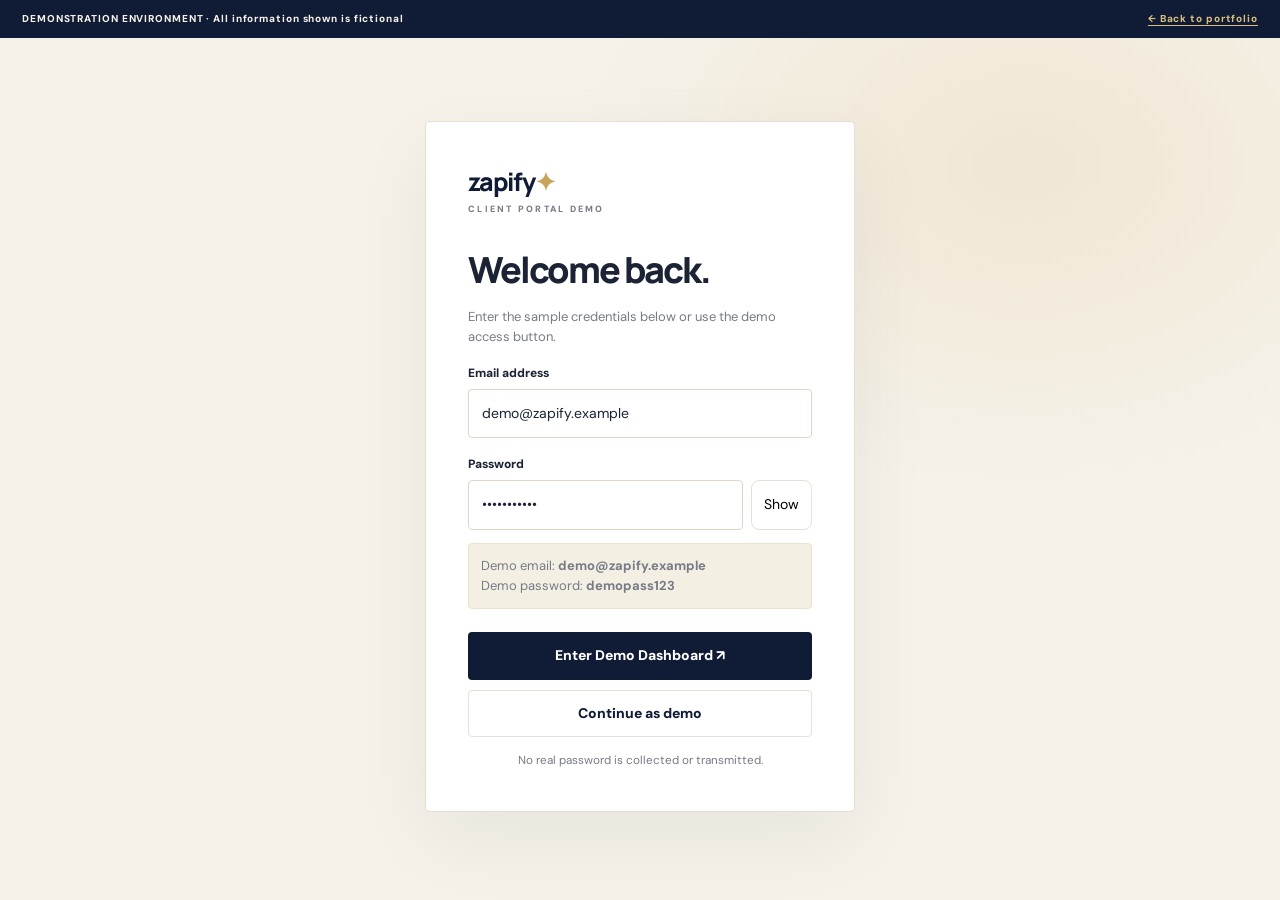
<file: demo/client-dasboard/index.html>
<!doctype html><html lang="en"><head><meta charset="utf-8"><meta name="viewport" content="width=device-width,initial-scale=1"><meta name="robots" content="noindex,follow"><title>Client Dashboard Demo | Zapify Designs</title><link rel="stylesheet" href="dashboard.css"></head><body><div class="demo-banner">DEMONSTRATION ENVIRONMENT · All information shown is fictional <a href="../../projects.html">← Back to portfolio</a></div><section class="login-wrap" id="login-view"><form id="login-form" class="login-card"><div class="brand">zapify<span>✦</span><small>CLIENT PORTAL DEMO</small></div><h1>Welcome back.</h1><p>Enter the sample credentials below or use the demo access button.</p><label for="email">Email address</label><input id="email" type="email" value="demo@zapify.example" autocomplete="off" required><label for="password">Password</label><div class="password-row"><input id="password" type="password" value="demopass123" autocomplete="off" required><button type="button" id="toggle-password" aria-label="Show password">Show</button></div><p class="credentials">Demo email: <b>demo@zapify.example</b><br>Demo password: <b>demopass123</b></p><p class="error" id="login-error" aria-live="polite"></p><button class="primary full" type="submit">Enter Demo Dashboard ↗</button><button class="ghost full" type="button" id="demo-entry">Continue as demo</button><small>No real password is collected or transmitted.</small></form></section>
<div class="app" id="app-view" hidden><aside class="sidebar" id="sidebar"><div class="brand">zapify<span>✦</span><small>CLIENT SPACE</small></div><div class="user"><div class="avatar">JD</div><div><b>Jordan Davis</b><small>Demo client</small></div></div><nav id="side-nav"><button class="active" data-view="overview">▦ <span>Overview</span></button><button data-view="projects">▤ <span>Projects</span></button><button data-view="invoices">▧ <span>Invoices</span></button><button data-view="documents">▱ <span>Documents</span></button><button data-view="profile">◉ <span>Profile & Settings</span></button></nav><button id="logout" class="logout">↪ Exit demo</button></aside><main class="main"><header class="topbar"><button id="mobile-menu" aria-label="Open menu">☰</button><div><small>CLIENT PORTAL / DEMO</small><h1 id="page-title">Overview</h1></div><span class="avatar">JD</span></header><div class="content"><div class="welcome"><div><p class="kicker">FRIDAY, 09 OCTOBER 2026 · SAMPLE DATA</p><h2 id="welcome-title">Good to see you, Jordan.</h2><p>Here’s a snapshot of your demonstration workspace.</p></div><span class="status">● Demo account</span></div><section id="view-content"></section></div></main></div><script src="dashboard.js"></script></body></html>
</file>
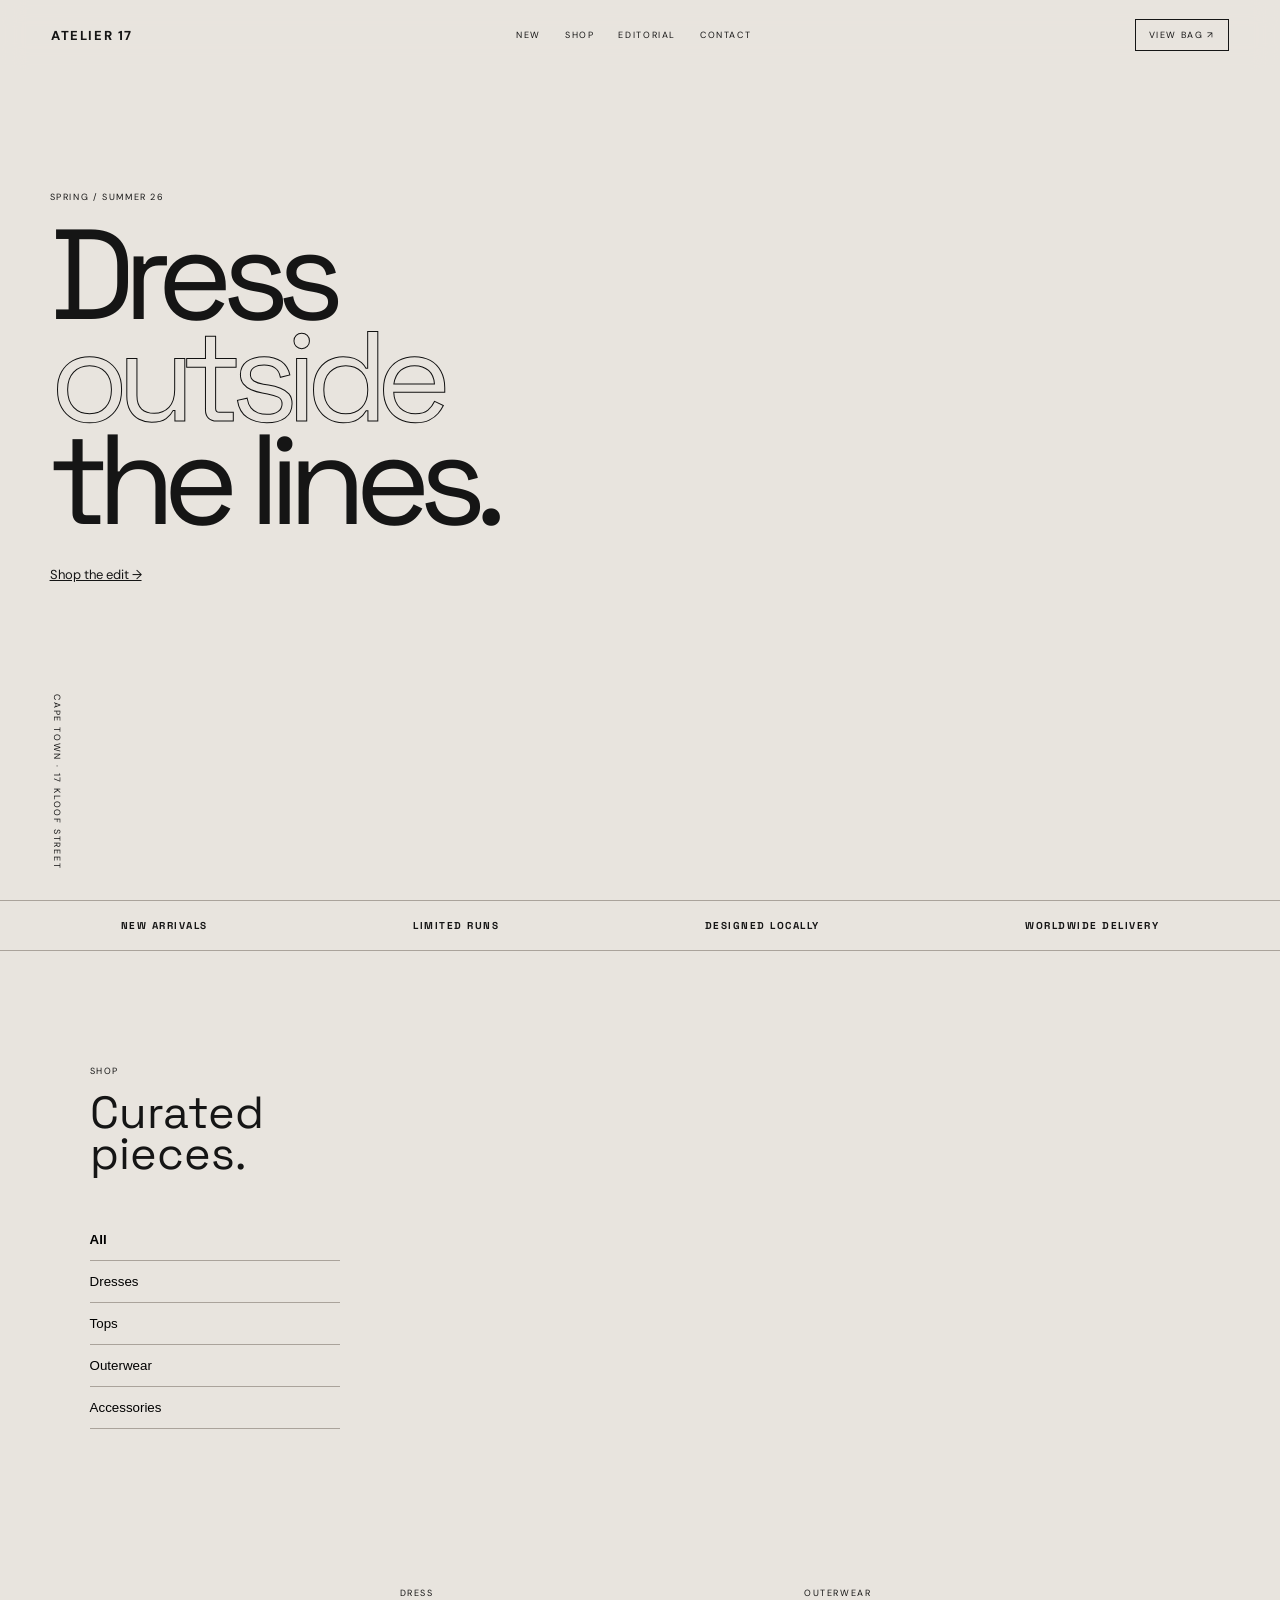
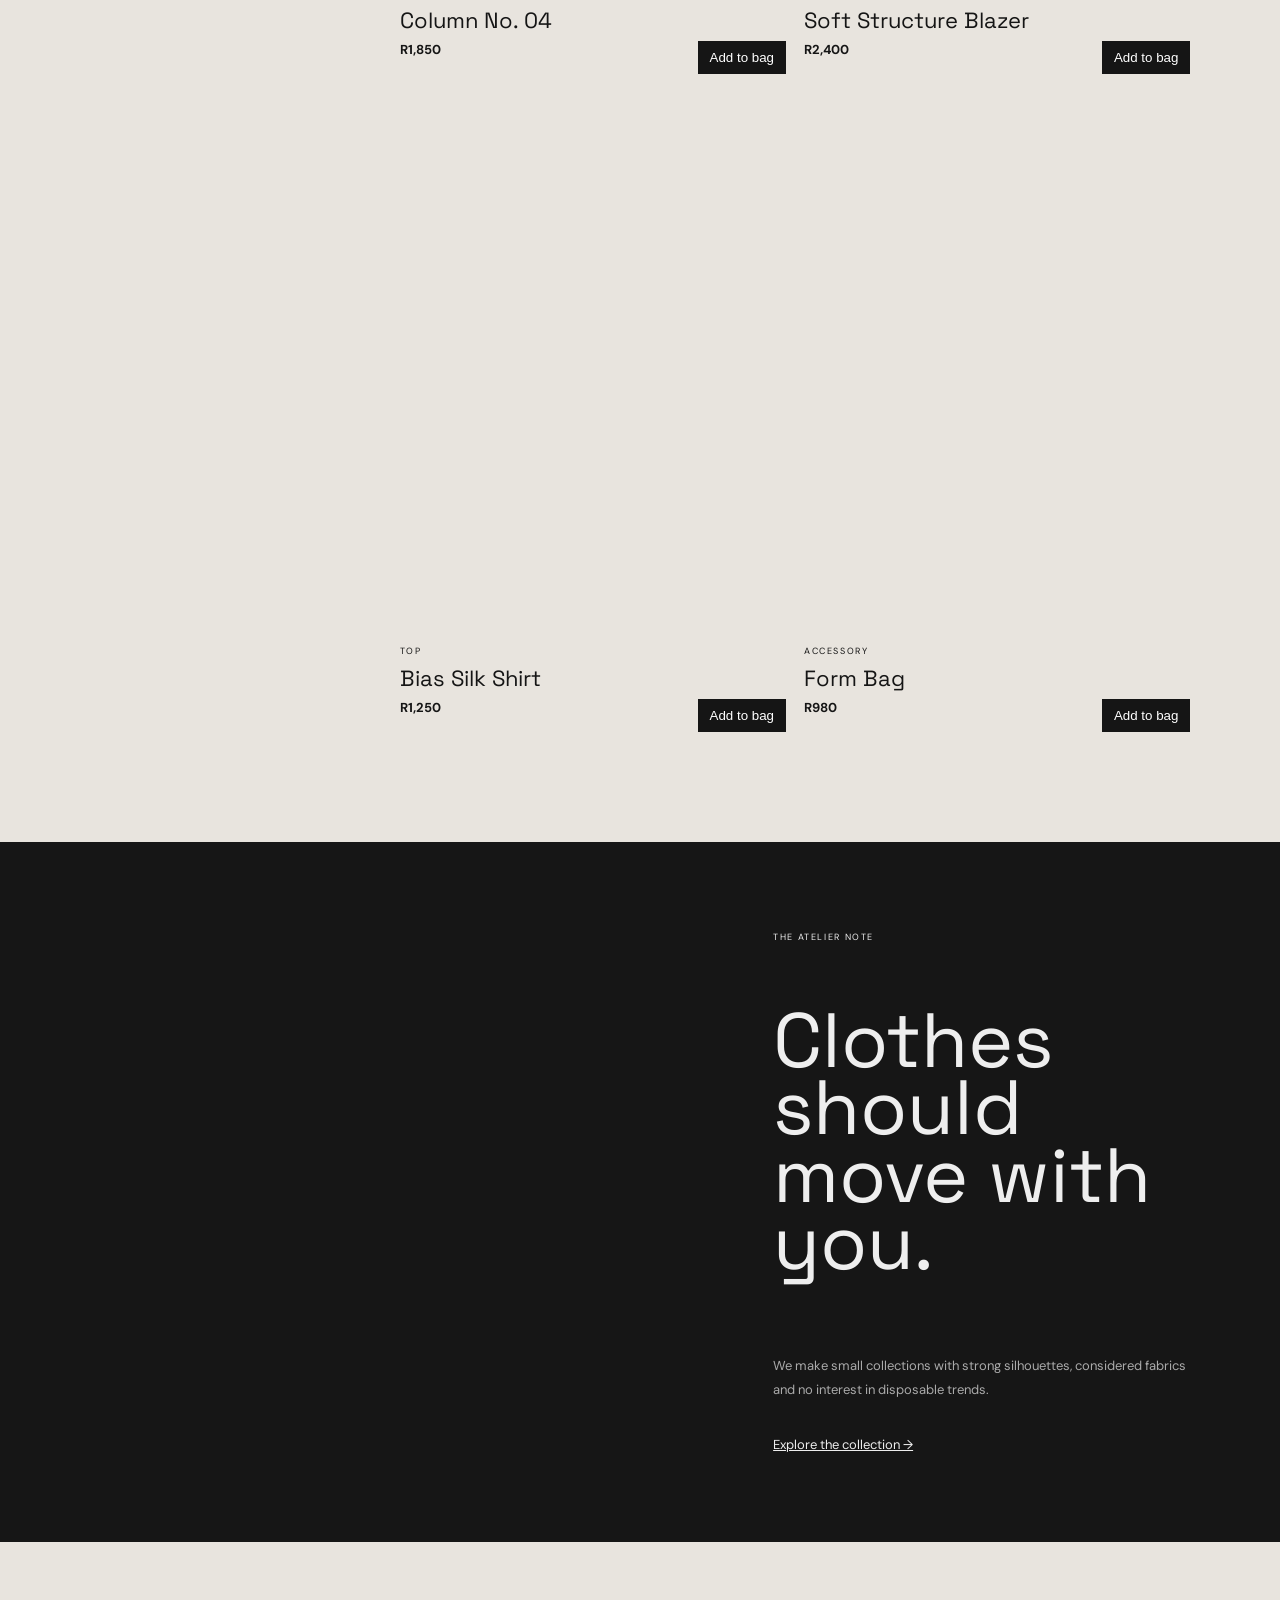
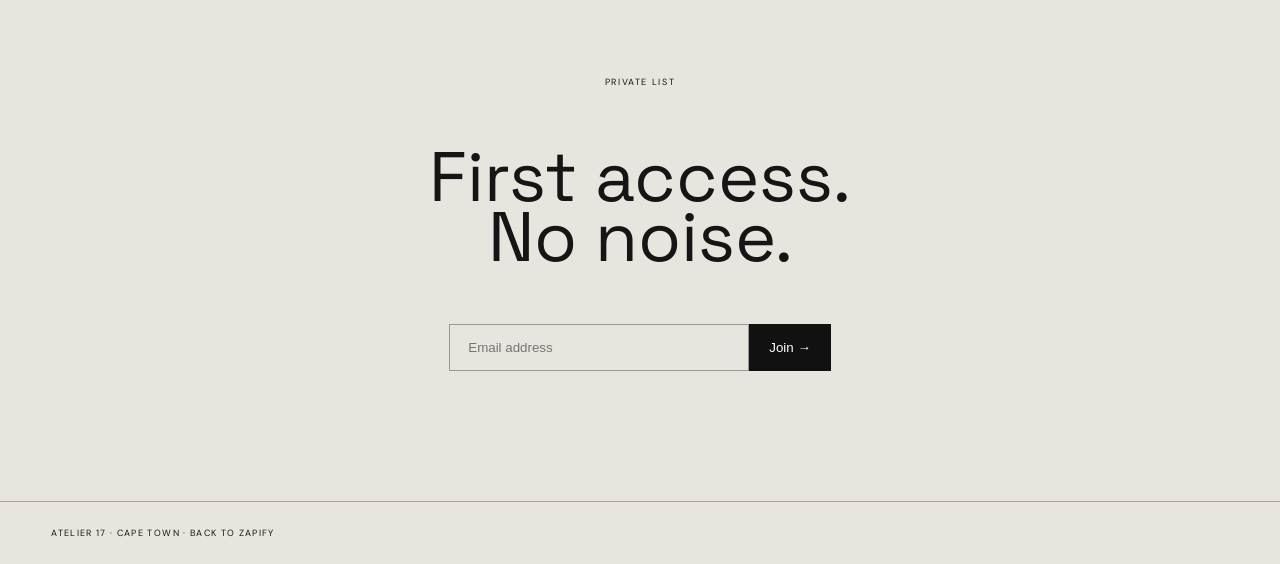
<file: demo/zapify-boutique/index.html>
<!doctype html><html lang="en-ZA"><head><meta charset="utf-8"><meta name="viewport" content="width=device-width,initial-scale=1"><meta name="robots" content="noindex,nofollow"><title>Atelier 17 — Zapify Designs Demo</title><link rel="stylesheet" href="style.css"></head><body><header class="nav"><a class="brand" href="#top">ATELIER 17</a><nav><a href="#new">New</a><a href="#shop">Shop</a><a href="#editorial">Editorial</a><a href="#contact">Contact</a></nav><a class="nav-cta" href="#contact">View bag ↗</a><button class="menu">☰</button></header><main id="top"><section class="fashion-hero"><div class="fashion-copy"><small>SPRING / SUMMER 26</small><h1>Dress<br><i>outside</i><br>the lines.</h1><a href="#shop">Shop the edit →</a></div><div class="fashion-model"></div><div class="vertical">CAPE TOWN · 17 KLOOF STREET</div></section><section class="ticker"><span>NEW ARRIVALS</span><span>LIMITED RUNS</span><span>DESIGNED LOCALLY</span><span>WORLDWIDE DELIVERY</span></section><section class="shop" id="shop"><aside><small>SHOP</small><h2>Curated<br>pieces.</h2><button class="filter active">All</button><button class="filter">Dresses</button><button class="filter">Tops</button><button class="filter">Outerwear</button><button class="filter">Accessories</button></aside><div class="products"><article class="product p1"><div class="product-img"></div><small>DRESS</small><h3>Column No. 04</h3><b>R1,850</b><button onclick="bag('Column No. 04')">Add to bag</button></article><article class="product p2"><div class="product-img"></div><small>OUTERWEAR</small><h3>Soft Structure Blazer</h3><b>R2,400</b><button onclick="bag('Soft Structure Blazer')">Add to bag</button></article><article class="product p3"><div class="product-img"></div><small>TOP</small><h3>Bias Silk Shirt</h3><b>R1,250</b><button onclick="bag('Bias Silk Shirt')">Add to bag</button></article><article class="product p4"><div class="product-img"></div><small>ACCESSORY</small><h3>Form Bag</h3><b>R980</b><button onclick="bag('Form Bag')">Add to bag</button></article></div></section><section class="editorial" id="editorial"><div class="editorial-image"></div><div><small>THE ATELIER NOTE</small><h2>Clothes should<br>move with you.</h2><p>We make small collections with strong silhouettes, considered fabrics and no interest in disposable trends.</p><a href="#shop">Explore the collection →</a></div></section><section class="newsletter" id="contact"><small>PRIVATE LIST</small><h2>First access.<br>No noise.</h2><form onsubmit="event.preventDefault();alert('You're on the list.');"><input type="email" placeholder="Email address" required><button>Join →</button></form></section></main><footer>ATELIER 17 · CAPE TOWN · <a href="../../projects.html">BACK TO ZAPIFY</a></footer><script>let bagItems=[];function bag(x){bagItems.push(x);alert(x+" added to bag — demo cart has "+bagItems.length+" item(s).")}</script></body></html>
</file>
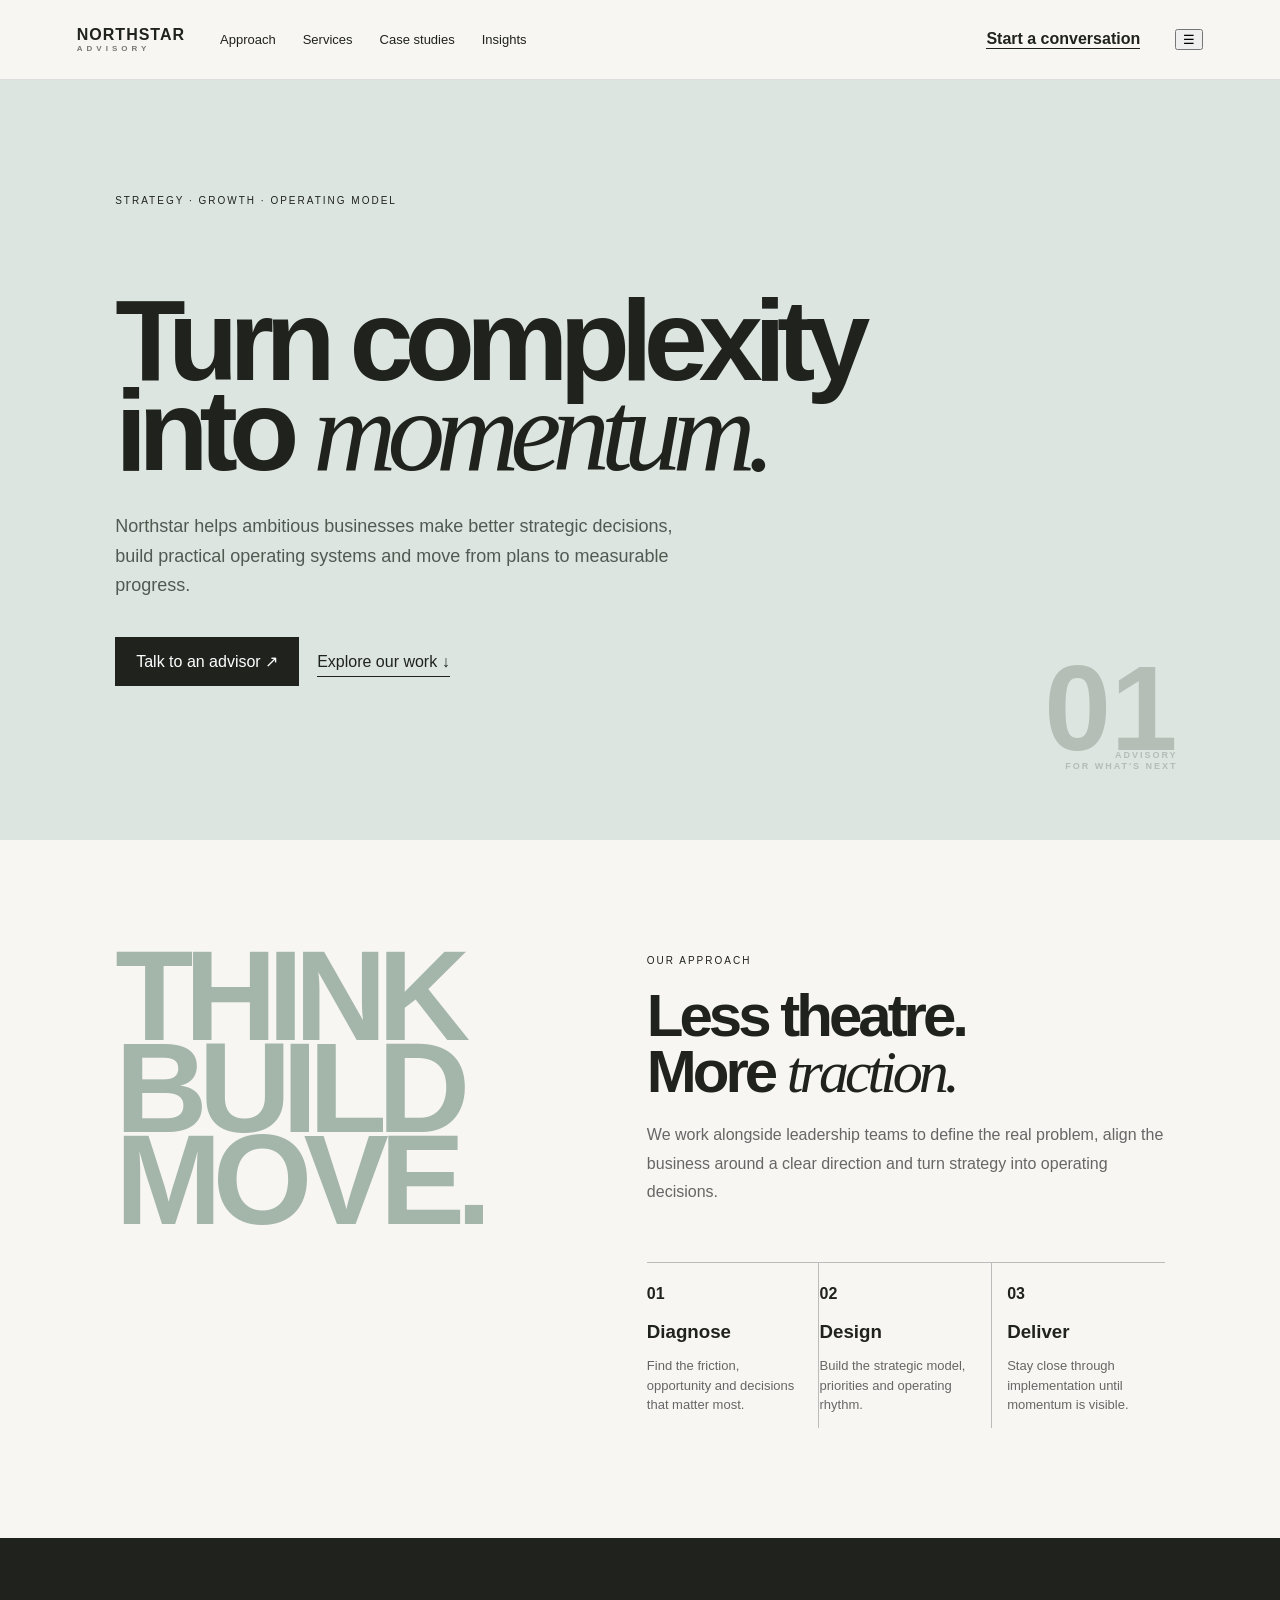
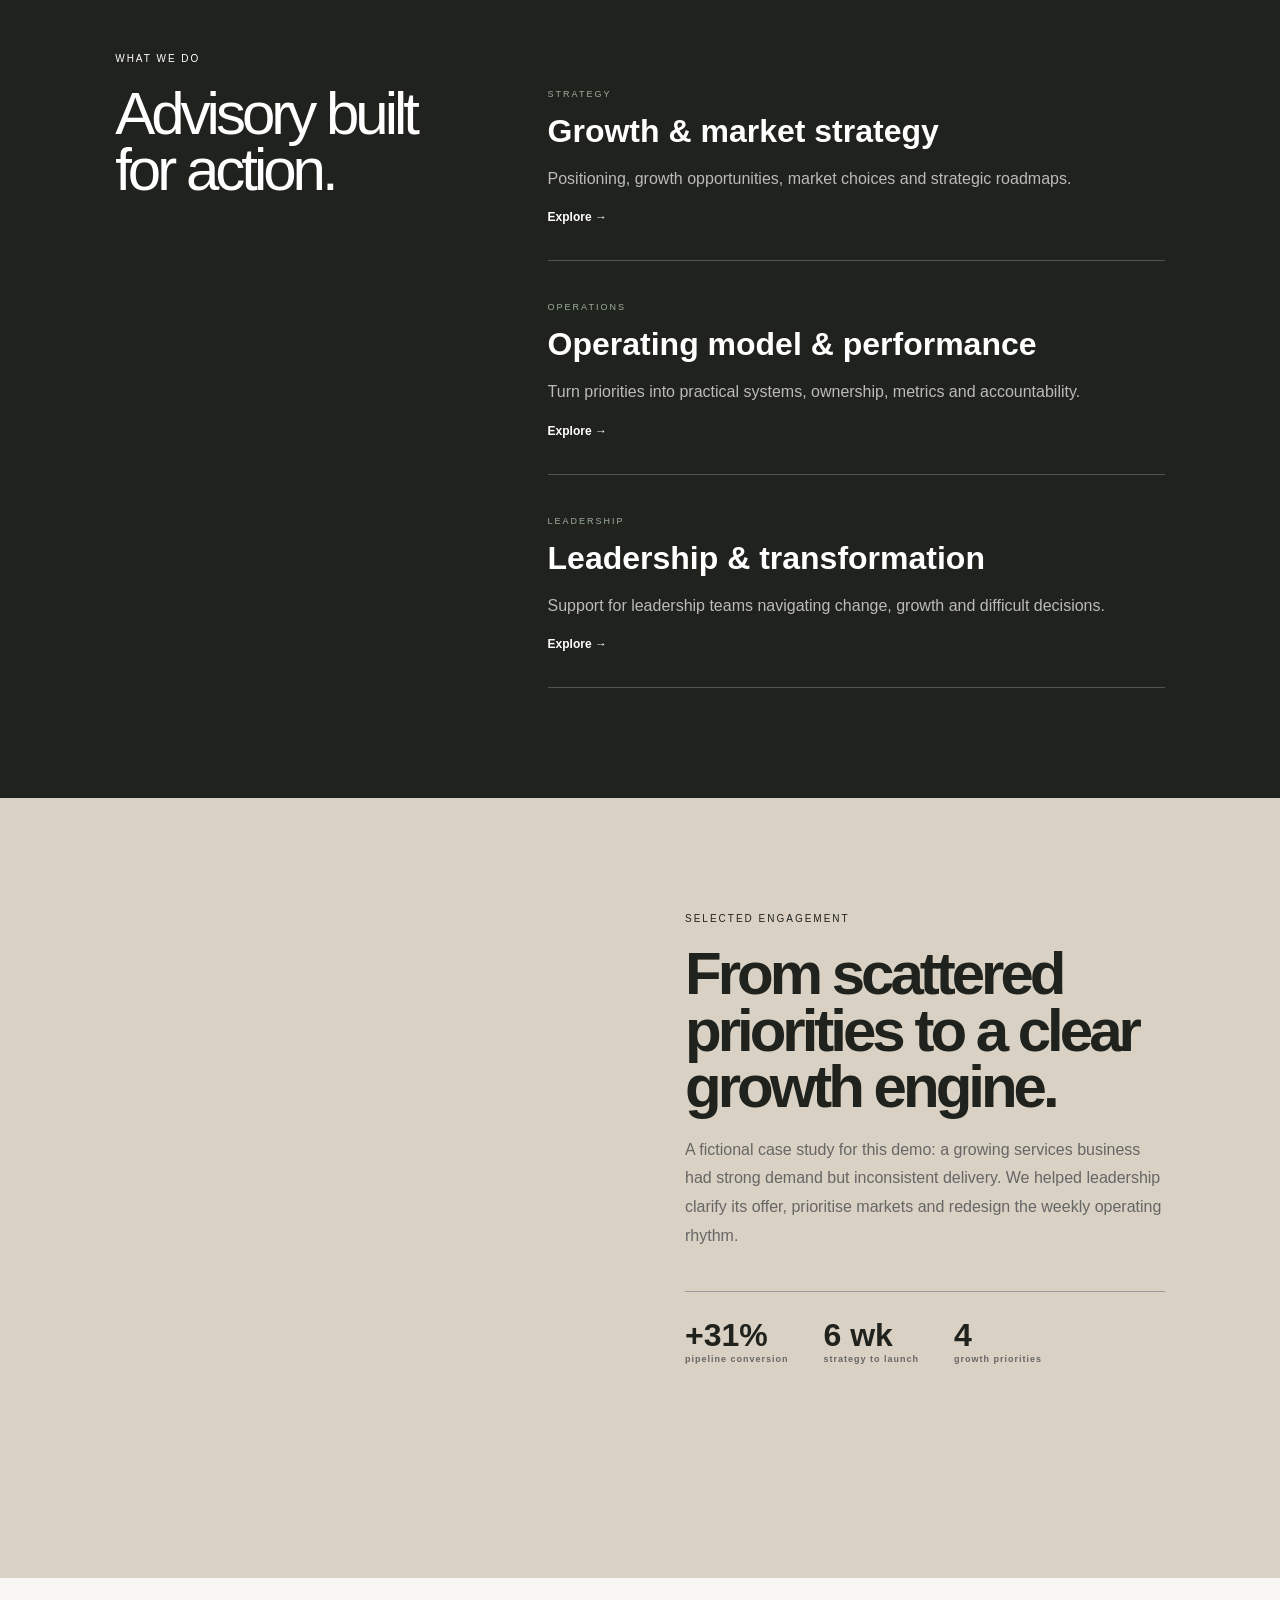
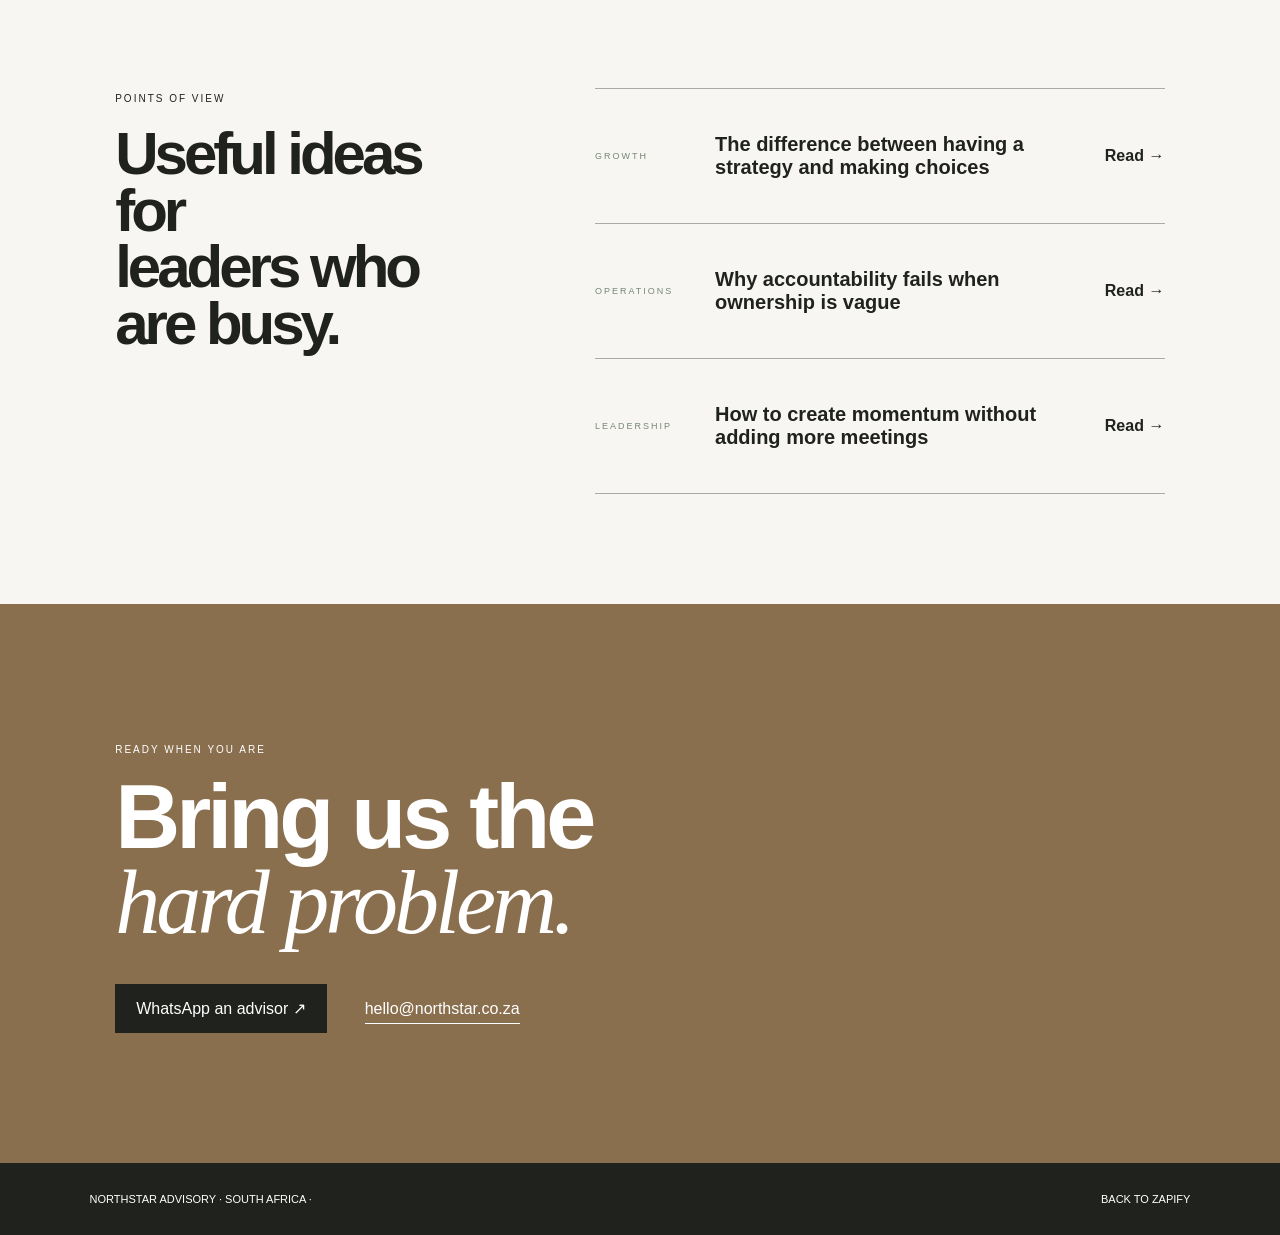
<file: demo/zapify-business-consultant/index.html>
<!doctype html><html lang="en-ZA"><head><meta charset="utf-8"><meta name="viewport" content="width=device-width,initial-scale=1"><title>Northstar Advisory — Zapify Designs Demo</title><link rel="stylesheet" href="style.css"></head><body><header><a class="brand">NORTHSTAR<span>ADVISORY</span></a><nav><a href="#approach">Approach</a><a href="#services">Services</a><a href="#work">Case studies</a><a href="#insights">Insights</a></nav><a class="talk" href="mailto:hello@northstar.co.za">Start a conversation</a><button data-menu>☰</button></header><main><section class="hero"><div class="hero-label">STRATEGY · GROWTH · OPERATING MODEL</div><h1>Turn complexity<br>into <i>momentum.</i></h1><p>Northstar helps ambitious businesses make better strategic decisions, build practical operating systems and move from plans to measurable progress.</p><div><a class="dark" href="mailto:hello@northstar.co.za">Talk to an advisor ↗</a><a class="line" href="#services">Explore our work ↓</a></div><div class="hero-number">01<br><span>ADVISORY<br>FOR WHAT'S NEXT</span></div></section><section class="approach" id="approach"><div class="bigword">THINK<br>BUILD<br>MOVE.</div><div><small>OUR APPROACH</small><h2>Less theatre.<br>More <i>traction.</i></h2><p>We work alongside leadership teams to define the real problem, align the business around a clear direction and turn strategy into operating decisions.</p><div class="steps"><article><b>01</b><h3>Diagnose</h3><p>Find the friction, opportunity and decisions that matter most.</p></article><article><b>02</b><h3>Design</h3><p>Build the strategic model, priorities and operating rhythm.</p></article><article><b>03</b><h3>Deliver</h3><p>Stay close through implementation until momentum is visible.</p></article></div></div></section><section class="services" id="services"><div><small>WHAT WE DO</small><h2>Advisory built<br>for action.</h2></div><div class="service-stack"><article><span>STRATEGY</span><h3>Growth & market strategy</h3><p>Positioning, growth opportunities, market choices and strategic roadmaps.</p><a>Explore →</a></article><article><span>OPERATIONS</span><h3>Operating model & performance</h3><p>Turn priorities into practical systems, ownership, metrics and accountability.</p><a>Explore →</a></article><article><span>LEADERSHIP</span><h3>Leadership & transformation</h3><p>Support for leadership teams navigating change, growth and difficult decisions.</p><a>Explore →</a></article></div></section><section class="case" id="work"><div class="case-photo"></div><div><small>SELECTED ENGAGEMENT</small><h2>From scattered priorities to a clear growth engine.</h2><p>A fictional case study for this demo: a growing services business had strong demand but inconsistent delivery. We helped leadership clarify its offer, prioritise markets and redesign the weekly operating rhythm.</p><div class="result"><b>+31%<small>pipeline conversion</small></b><b>6 wk<small>strategy to launch</small></b><b>4<small>growth priorities</small></b></div></div></section><section class="insights" id="insights"><div><small>POINTS OF VIEW</small><h2>Useful ideas for<br>leaders who are busy.</h2></div><div class="insight-list"><article><span>GROWTH</span><h3>The difference between having a strategy and making choices</h3><a>Read →</a></article><article><span>OPERATIONS</span><h3>Why accountability fails when ownership is vague</h3><a>Read →</a></article><article><span>LEADERSHIP</span><h3>How to create momentum without adding more meetings</h3><a>Read →</a></article></div></section><section class="final"><p>READY WHEN YOU ARE</p><h2>Bring us the<br><i>hard problem.</i></h2><a class="dark" href="https://wa.me/27743899657?text=Hi%20Northstar%20Advisory!%20I'd%20like%20to%20discuss%20a%20business%20challenge.">WhatsApp an advisor ↗</a><a class="line" href="mailto:hello@northstar.co.za">hello@northstar.co.za</a></section></main><footer>NORTHSTAR ADVISORY · SOUTH AFRICA · <a href="../../projects.html">BACK TO ZAPIFY</a></footer><script src="script.js"></script></body></html>
</file>
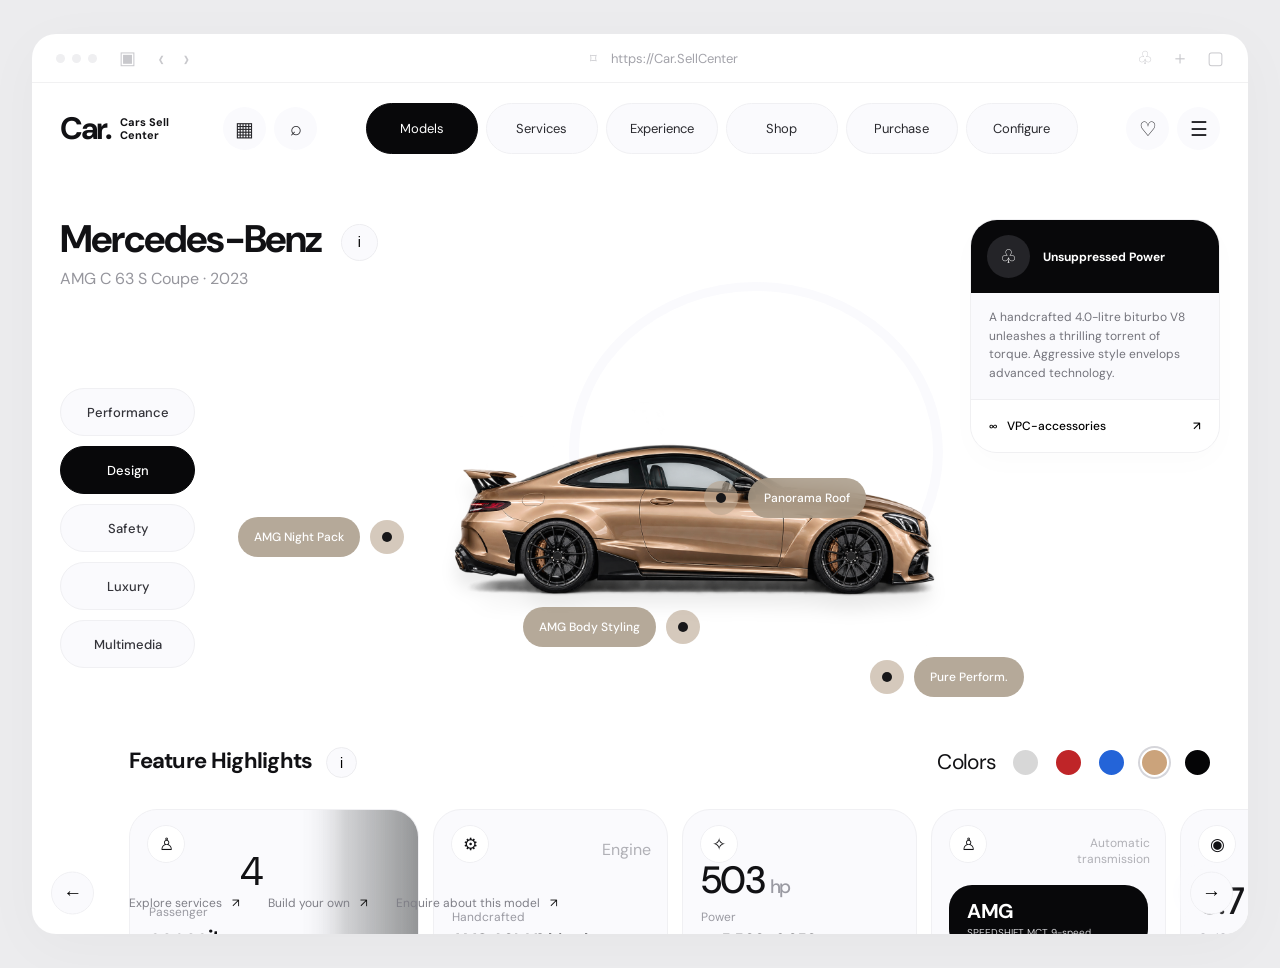
<file: demo/zapify-car-configuration/index.html>
<!doctype html>
<html lang="en">
<head>
<meta charset="utf-8"><meta name="viewport" content="width=device-width, initial-scale=1"><meta name="theme-color" content="#f7f7f8">
<title>Car. — AMG Coupe Experience</title>
<link rel="preconnect" href="https://fonts.googleapis.com"><link rel="preconnect" href="https://fonts.gstatic.com" crossorigin><link href="https://fonts.googleapis.com/css2?family=DM+Sans:wght@400;500;600;700&display=swap" rel="stylesheet">
<link rel="stylesheet" href="styles.css">
</head>
<body>
<div class="browser-frame">
  <div class="browser-bar"><div class="traffic"><i></i><i></i><i></i></div><span class="browser-icon">▣</span><span class="browser-arrows">‹ &nbsp; ›</span><div class="address">⌑ &nbsp; <span>https://Car.SellCenter</span></div><div class="browser-tools">♧　＋　▢</div></div>
  <header class="topbar">
    <a class="brand" href="#home" aria-label="Car home"><strong>Car.</strong><span>Cars Sell<br>Center</span></a>
    <div class="left-tools"><button class="icon-btn" id="appsBtn" aria-label="Browse categories">▦</button><button class="icon-btn" id="searchBtn" aria-label="Search">⌕</button></div>
    <nav class="main-nav" id="mainNav"><a class="nav-link active" href="#models">Models</a><a class="nav-link" href="#services">Services</a><a class="nav-link" href="#experience">Experience</a><a class="nav-link" href="#shop">Shop</a><a class="nav-link" href="#purchase">Purchase</a><a class="nav-link" href="#configure">Configure</a></nav>
    <div class="right-tools"><button class="icon-btn" id="favoriteBtn" aria-label="Save car">♡</button><button class="icon-btn" id="menuBtn" aria-label="Open menu">☰</button></div>
  </header>
  <div class="search-panel" id="searchPanel"><input id="searchInput" type="search" placeholder="Search models, features, services…"><button id="searchGo">Search</button></div>
  <main id="home">
    <section class="hero" id="models">
      <div class="model-heading"><h1>Mercedes-Benz <button class="info-btn" aria-label="About this model" data-tip="A performance-focused luxury coupe with expressive AMG design.">i</button></h1><p>AMG C 63 S Coupe · 2023</p></div>
      <div class="category-tabs" role="tablist" aria-label="Feature categories"><button class="category" data-category="Performance">Performance</button><button class="category selected" data-category="Design">Design</button><button class="category" data-category="Safety">Safety</button><button class="category" data-category="Luxury">Luxury</button><button class="category" data-category="Multimedia">Multimedia</button></div>
      <div class="car-stage"><div class="orbit"></div><img class="car-image" id="carImage" src="assets/bronze-coupe.png" alt="Champagne bronze performance coupe in side profile">
        <button class="hotspot hs-one" data-feature="AMG Night Package" data-detail="Dark exterior accents give the coupe a sharper, sportier finish."><span>AMG Night Pack</span><b></b></button>
        <button class="hotspot hs-two" data-feature="Panorama Roof" data-detail="A panoramic glass roof brings light into the cabin. "><b></b><span>Panorama Roof</span></button>
        <button class="hotspot hs-three" data-feature="AMG Body Styling" data-detail="Sculpted aerodynamic details and a wide stance emphasize performance."><span>AMG Body Styling</span><b></b></button>
        <button class="hotspot hs-four" data-feature="Pure Performance" data-detail="Performance-focused wheels, brakes and aerodynamic components."><b></b><span>Pure Perform.</span></button>
      </div>
      <aside class="power-card"><div class="power-head"><span class="power-icon">♧</span><strong>Unsuppressed Power</strong></div><p>A handcrafted 4.0-litre biturbo V8 unleashes a thrilling torrent of torque. Aggressive style envelops advanced technology.</p><button class="accessory-link" id="accessoryBtn"><span>∞</span> VPC-accessories <span class="arrow">↗</span></button></aside>
      <div class="feature-heading"><h2>Feature Highlights <button class="info-btn" data-tip="Explore a selection of model highlights. Specifications shown are illustrative for this demo." aria-label="Feature information">i</button></h2><div class="colors"><span>Colors</span><button class="swatch silver" data-color="silver" aria-label="Silver paint"></button><button class="swatch red" data-color="red" aria-label="Red paint"></button><button class="swatch blue" data-color="blue" aria-label="Blue paint"></button><button class="swatch bronze chosen" data-color="bronze" aria-label="Bronze paint"></button><button class="swatch black" data-color="black" aria-label="Black paint"></button></div></div>
      <div class="feature-row-wrap"><button class="carousel-arrow prev" id="prevFeature" aria-label="Previous features">←</button><div class="feature-row" id="featureRow">
        <article class="feature-card passenger"><div class="mini-icon">♙</div><div class="seat-art"></div><small>Passenger</small><strong>capacity</strong><b class="large-number">4</b></article>
        <article class="feature-card"><div class="mini-icon">⚙</div><span class="muted-title">Engine</span><small>Handcrafted</small><strong>AMG 4.0L V8 biturbo</strong></article>
        <article class="feature-card"><div class="mini-icon">✧</div><b class="hp">503 <small>hp</small></b><small>Power</small><strong>@ 5,500–6,250 rpm</strong></article>
        <article class="feature-card transmission"><div class="mini-icon">♙</div><span class="muted-title">Automatic transmission</span><div class="amg-pill"><strong>AMG</strong><small>SPEEDSHIFT MCT 9-speed</small></div></article>
        <article class="feature-card acceleration"><div class="mini-icon">◉</div><span class="muted-title">Acceleration</span><b class="hp">3.7 <small>sec</small></b><small>0–100 km/h</small></article>
        <article class="feature-card"><div class="mini-icon">◉</div><span class="muted-title">Top speed</span><b class="hp">290 <small>km/h</small></b><small>Electronically limited</small></article>
      </div><button class="carousel-arrow next" id="nextFeature" aria-label="Next features">→</button></div>
      <div class="bottom-links"><a href="#services">Explore services <span>↗</span></a><a href="#configure">Build your own <span>↗</span></a><a href="#purchase">Enquire about this model <span>↗</span></a></div>
    </section>
  </main>
</div>
<div class="toast" id="toast" role="status" aria-live="polite"></div>
<div class="modal-backdrop" id="modalBackdrop" aria-hidden="true"><section class="config-modal" role="dialog" aria-modal="true" aria-labelledby="modalTitle"><button class="modal-close" id="modalClose" aria-label="Close">×</button><p class="eyebrow">MAKE IT YOURS</p><h2 id="modalTitle">Configure your coupe</h2><p class="modal-copy">Choose a finish and package to create your preferred specification.</p><label for="paintSelect">Exterior finish</label><select id="paintSelect"><option value="bronze">Champagne bronze</option><option value="silver">Silver metallic</option><option value="red">Red</option><option value="blue">Blue</option><option value="black">Obsidian black</option></select><label for="packageSelect">Equipment package</label><select id="packageSelect"><option>AMG Performance</option><option>Luxury Touring</option><option>Night Package</option></select><div class="config-summary"><span>Your selection</span><strong id="configSummary">Champagne bronze · AMG Performance</strong></div><button class="primary-btn" id="saveConfig">Save configuration</button></section></div>
<script src="script.js"></script>
</body></html>
</file>
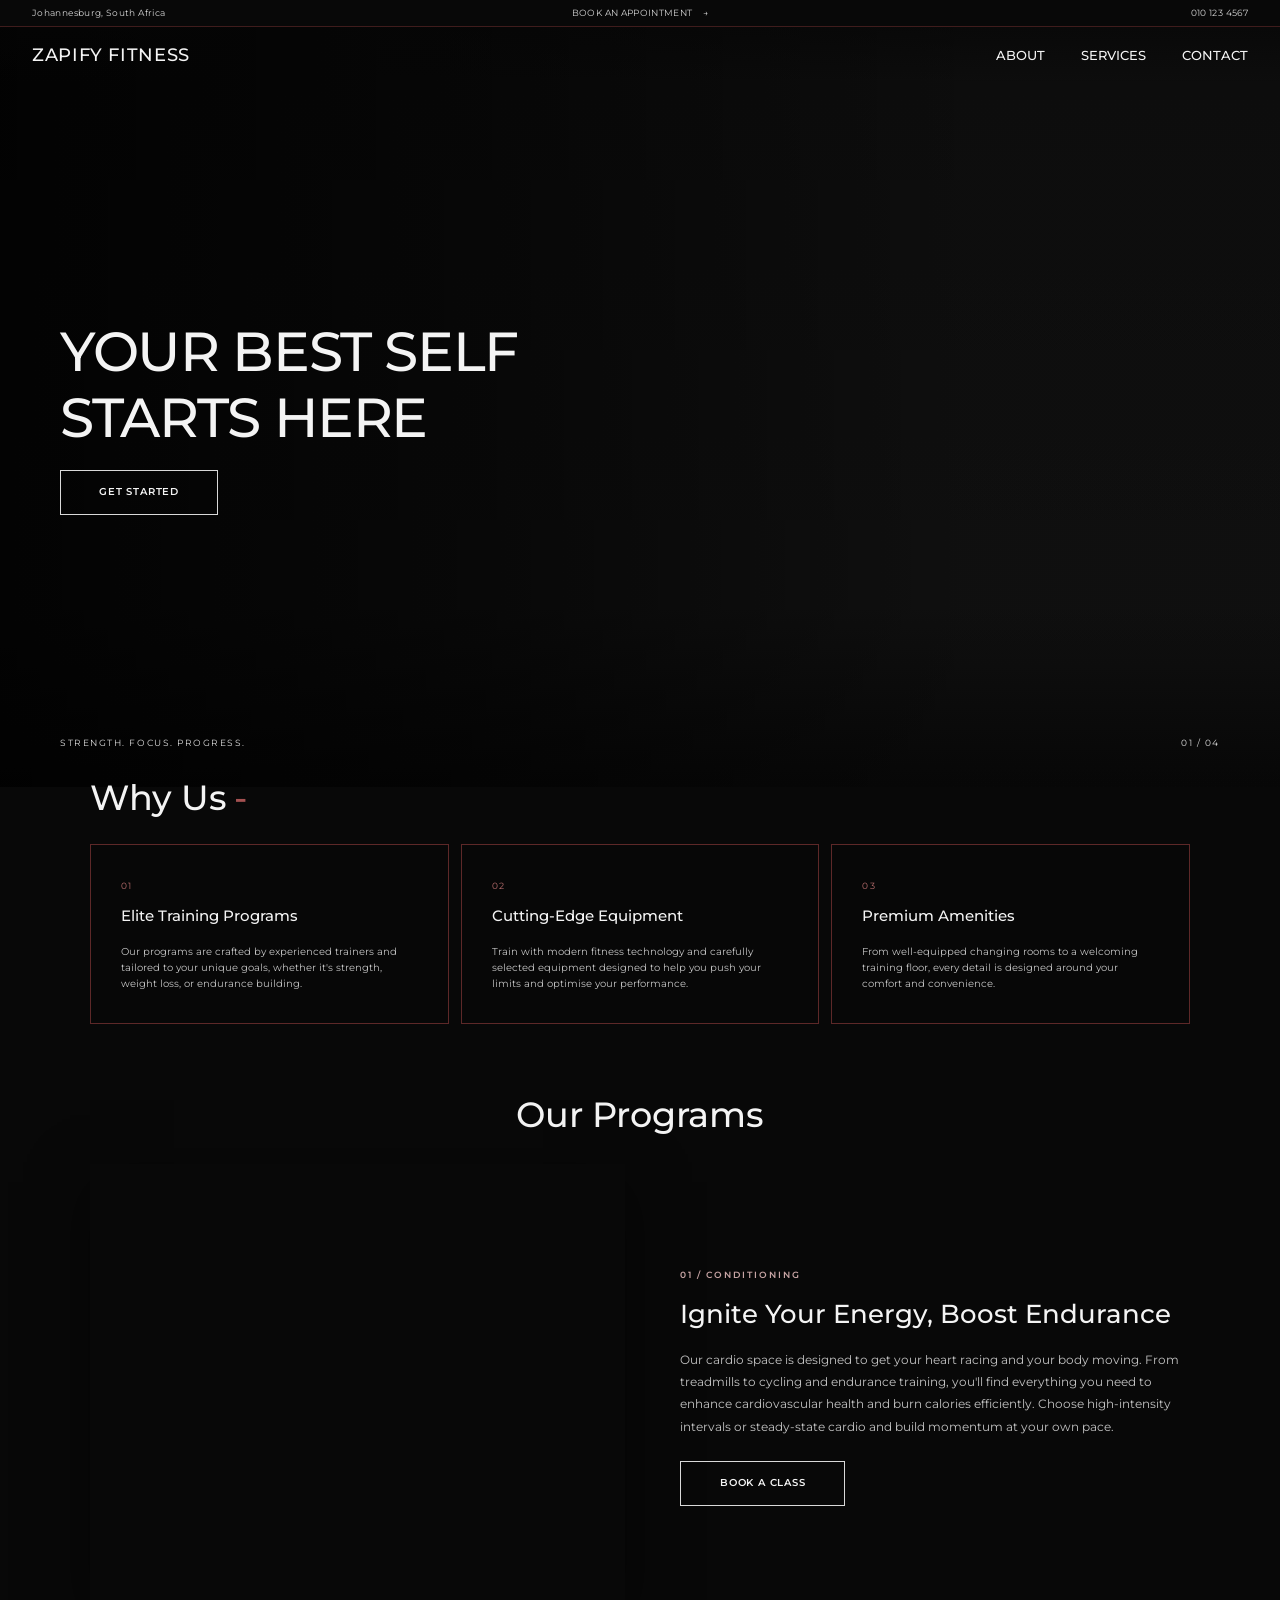
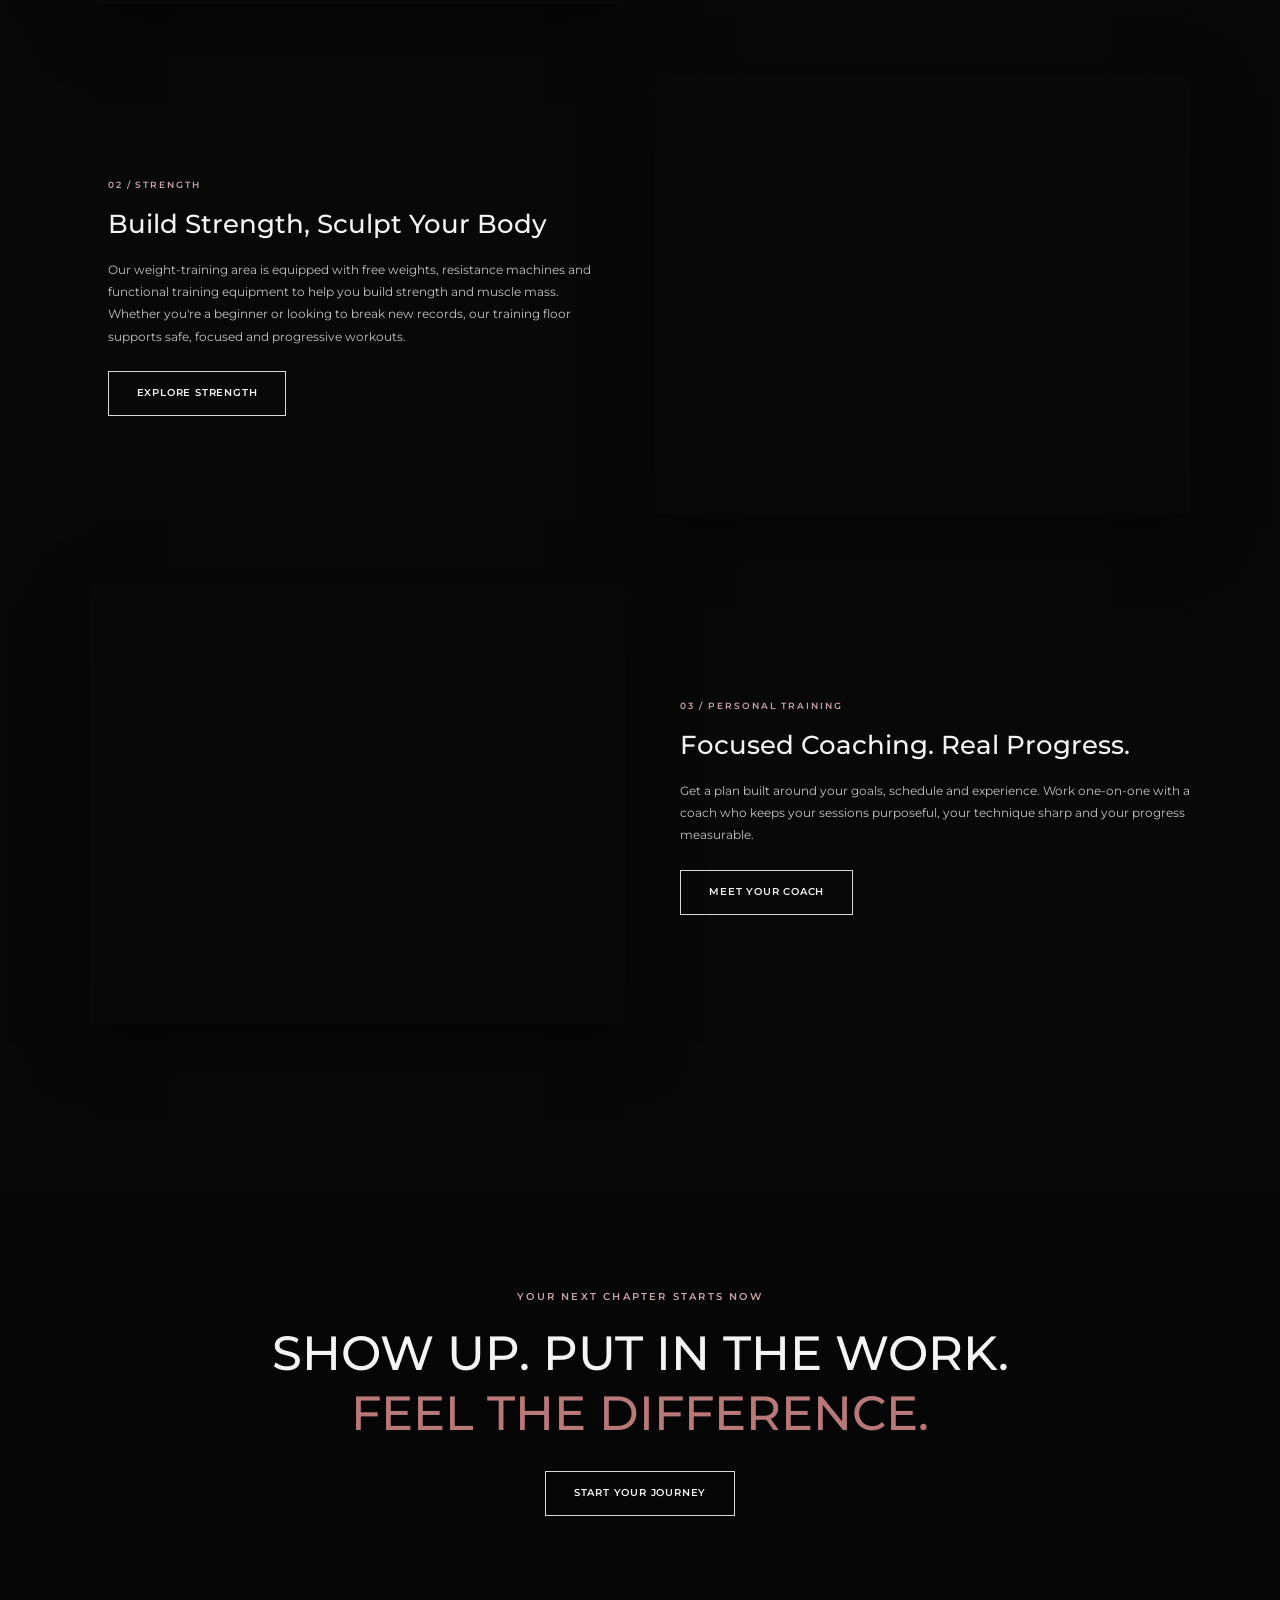
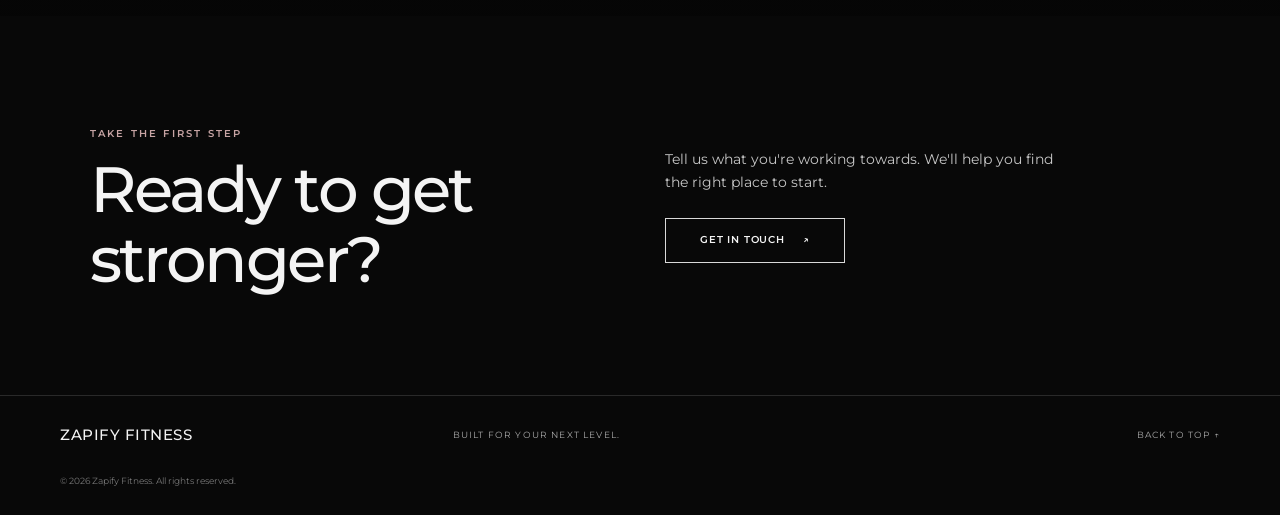
<file: demo/zapify-fitness-studio/index.html>
<!doctype html>
<html lang="en">
<head>
  <meta charset="utf-8">
  <meta name="viewport" content="width=device-width, initial-scale=1">
  <meta name="theme-color" content="#080808">
  <title>Zapify Fitness — Your Best Self Starts Here</title>
  <meta name="description" content="Train with purpose at Zapify Fitness. Discover personal training, strength, conditioning and recovery.">
  <link rel="preconnect" href="https://images.unsplash.com">
  <link rel="preconnect" href="https://fonts.googleapis.com">
  <link href="https://fonts.googleapis.com/css2?family=Montserrat:wght@300;400;500;600;700&display=swap" rel="stylesheet">
  <link rel="stylesheet" href="styles.css">
</head>
<body>
  <div class="topline">
    <span>Johannesburg, South Africa</span>
    <a href="#contact">BOOK AN APPOINTMENT <span aria-hidden="true">→</span></a>
    <a class="phone" href="tel:+27101234567">010 123 4567</a>
  </div>
  <header class="site-header">
    <a class="brand" href="#home" aria-label="Zapify Fitness home">ZAPIFY FITNESS</a>
    <button class="menu-toggle" aria-label="Open navigation" aria-expanded="false"><span></span><span></span></button>
    <nav class="nav">
      <a href="#about">ABOUT</a>
      <a href="#programs">SERVICES</a>
      <a href="#contact">CONTACT</a>
    </nav>
  </header>

  <main>
    <section class="hero" id="home">
      <div class="hero-shade"></div>
      <div class="hero-copy">
        <p class="eyebrow">TRAIN WITH PURPOSE</p>
        <h1>YOUR BEST SELF<br>STARTS HERE</h1>
        <a class="outline-btn" href="#programs">GET STARTED</a>
      </div>
      <div class="hero-bottom"><span>STRENGTH. FOCUS. PROGRESS.</span><span>01 / 04</span></div>
    </section>

    <section class="why section-wrap" id="about">
      <h2>Why Us<span class="accent">-</span></h2>
      <div class="benefits">
        <article class="benefit">
          <span class="benefit-number">01</span>
          <h3>Elite Training Programs</h3>
          <p>Our programs are crafted by experienced trainers and tailored to your unique goals, whether it's strength, weight loss, or endurance building.</p>
        </article>
        <article class="benefit">
          <span class="benefit-number">02</span>
          <h3>Cutting-Edge Equipment</h3>
          <p>Train with modern fitness technology and carefully selected equipment designed to help you push your limits and optimise your performance.</p>
        </article>
        <article class="benefit">
          <span class="benefit-number">03</span>
          <h3>Premium Amenities</h3>
          <p>From well-equipped changing rooms to a welcoming training floor, every detail is designed around your comfort and convenience.</p>
        </article>
      </div>
    </section>

    <section class="programs section-wrap" id="programs">
      <h2>Our Programs</h2>
      <article class="program-row cardio">
        <div class="program-image image-cardio" role="img" aria-label="Indoor cardio studio with exercise bikes"></div>
        <div class="program-copy">
          <span class="kicker">01 / CONDITIONING</span>
          <h3>Ignite Your Energy, Boost Endurance</h3>
          <p>Our cardio space is designed to get your heart racing and your body moving. From treadmills to cycling and endurance training, you'll find everything you need to enhance cardiovascular health and burn calories efficiently. Choose high-intensity intervals or steady-state cardio and build momentum at your own pace.</p>
          <a class="outline-btn" href="#contact">BOOK A CLASS</a>
        </div>
      </article>
      <article class="program-row strength">
        <div class="program-copy">
          <span class="kicker">02 / STRENGTH</span>
          <h3>Build Strength, Sculpt Your Body</h3>
          <p>Our weight-training area is equipped with free weights, resistance machines and functional training equipment to help you build strength and muscle mass. Whether you're a beginner or looking to break new records, our training floor supports safe, focused and progressive workouts.</p>
          <a class="outline-btn" href="#contact">EXPLORE STRENGTH</a>
        </div>
        <div class="program-image image-strength" role="img" aria-label="Dark modern strength training gym"></div>
      </article>
      <article class="program-row personal">
        <div class="program-image image-personal" role="img" aria-label="Personal trainer coaching an athlete"></div>
        <div class="program-copy">
          <span class="kicker">03 / PERSONAL TRAINING</span>
          <h3>Focused Coaching. Real Progress.</h3>
          <p>Get a plan built around your goals, schedule and experience. Work one-on-one with a coach who keeps your sessions purposeful, your technique sharp and your progress measurable.</p>
          <a class="outline-btn" href="#contact">MEET YOUR COACH</a>
        </div>
      </article>
    </section>

    <section class="statement">
      <p class="kicker">YOUR NEXT CHAPTER STARTS NOW</p>
      <h2>SHOW UP. PUT IN THE WORK.<br><span>FEEL THE DIFFERENCE.</span></h2>
      <a class="outline-btn" href="#contact">START YOUR JOURNEY</a>
    </section>

    <section class="contact section-wrap" id="contact">
      <div>
        <p class="kicker">TAKE THE FIRST STEP</p>
        <h2>Ready to get<br>stronger?</h2>
      </div>
      <div class="contact-side">
        <p>Tell us what you're working towards. We'll help you find the right place to start.</p>
        <a class="outline-btn" href="mailto:hello@zapifyfitness.co.za">GET IN TOUCH <span>↗</span></a>
      </div>
    </section>
  </main>

  <footer>
    <a class="brand" href="#home">ZAPIFY FITNESS</a>
    <span>BUILT FOR YOUR NEXT LEVEL.</span>
    <a href="#home">BACK TO TOP ↑</a>
    <small>© <span id="year"></span> Zapify Fitness. All rights reserved.</small>
  </footer>
  <script src="script.js"></script>
</body>
</html>
</file>
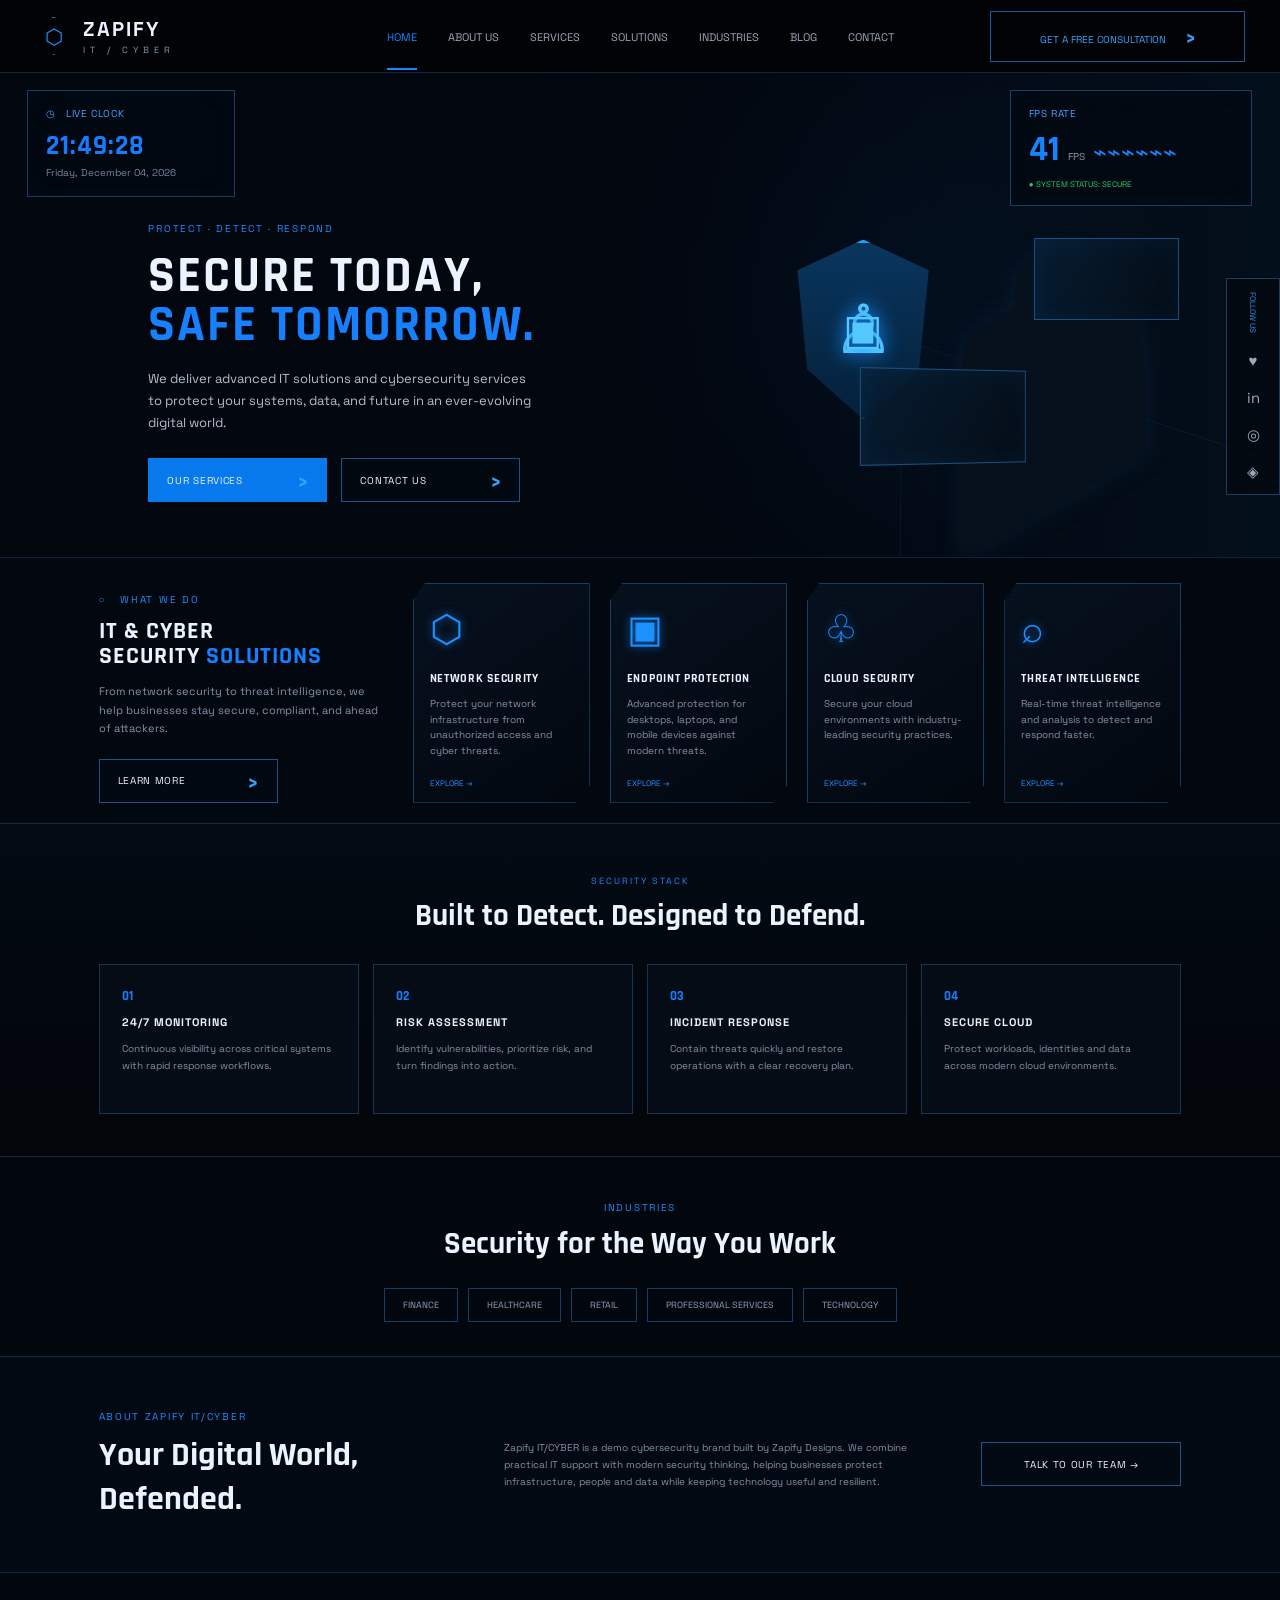
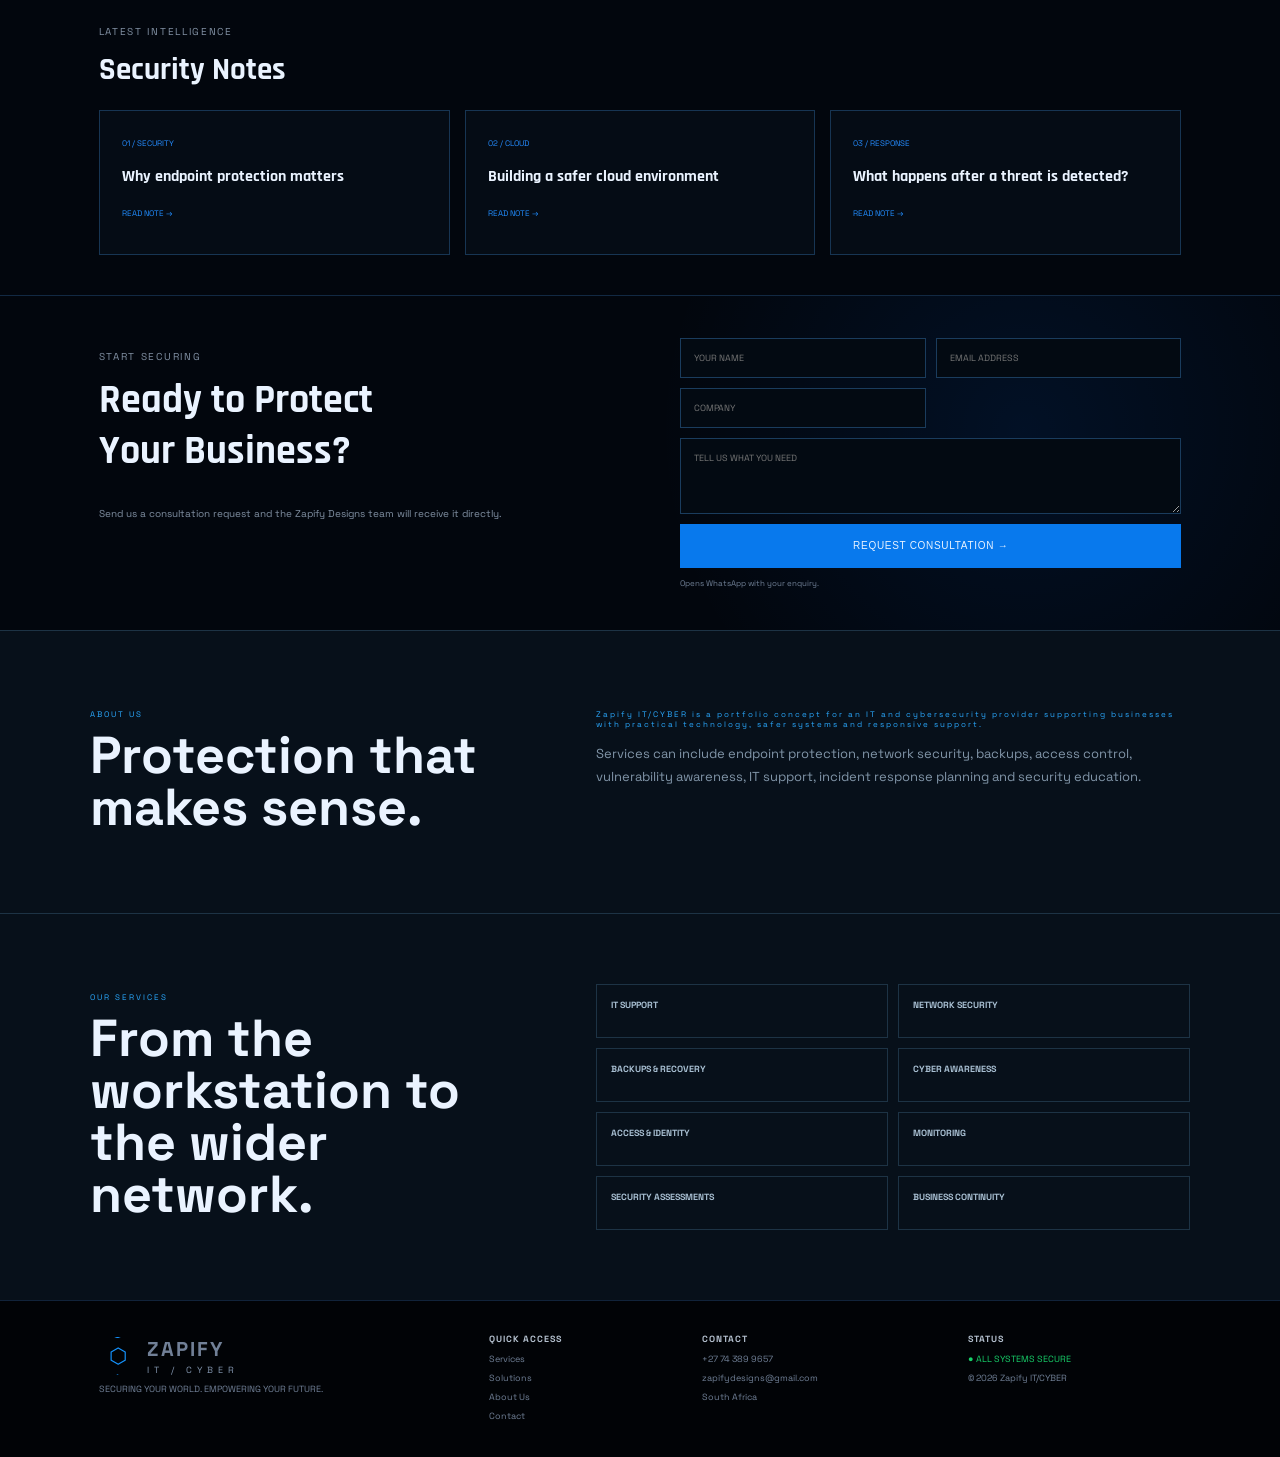
<file: demo/zapify-it-cyber/index.html>
<!DOCTYPE html>

<html lang="en">
<head>
<!-- Google tag (gtag.js) -->
<script async="" src="https://www.googletagmanager.com/gtag/js?id=G-HCSWFXKCZF"></script>
<script>
  window.dataLayer = window.dataLayer || [];
  function gtag(){dataLayer.push(arguments);}
  gtag('js', new Date());
  gtag('config', 'G-HCSWFXKCZF');
</script>
<meta charset="utf-8"/><meta content="width=device-width,initial-scale=1" name="viewport"/>
<title>IT Cybersecurity Website Demo | Zapify Designs</title>
<meta content="Zapify IT/CYBER website demo by Zapify Designs, showcasing a modern IT and cybersecurity website concept for businesses." name="description"/>
<meta content="index, follow, max-image-preview:large" name="robots"/>
<link href="https://zapifydesigns.co.za/demo/zapify-it-cyber/" rel="canonical"/>
<meta content="website" property="og:type"/>
<meta content="Zapify Designs" property="og:site_name"/>
<meta content="Zapify IT/CYBER | Portfolio Demo by Zapify Designs" property="og:title"/>
<meta content="Zapify IT/CYBER website demo by Zapify Designs, showcasing a modern IT and cybersecurity website concept for businesses." property="og:description"/>
<meta content="https://zapifydesigns.co.za/demo/zapify-it-cyber/" property="og:url"/>
<meta content="https://zapifydesigns.co.za/assets/og-image.png" property="og:image"/>
<meta content="Zapify IT/CYBER | Portfolio Demo by Zapify Designs" property="og:image:alt"/>
<meta content="summary_large_image" name="twitter:card"/>
<meta content="Zapify IT/CYBER | Portfolio Demo by Zapify Designs" name="twitter:title"/>
<meta content="Zapify IT/CYBER website demo by Zapify Designs, showcasing a modern IT and cybersecurity website concept for businesses." name="twitter:description"/>
<meta content="https://zapifydesigns.co.za/assets/og-image.png" name="twitter:image"/>
<link href="https://fonts.googleapis.com" rel="preconnect"/><link crossorigin="" href="https://fonts.gstatic.com" rel="preconnect"/>
<link href="https://fonts.googleapis.com/css2?family=Rajdhani:wght@400;500;600;700&amp;family=Space+Grotesk:wght@400;500;600;700&amp;display=swap" rel="stylesheet"/>
<link href="style.css" rel="stylesheet"/>
</head>
<body>
<div class="scanline"></div>
<header class="nav">
<a class="brand" href="#home"><span class="shield">⬡</span><span><b>ZAPIFY</b><small>IT / CYBER</small></span></a>
<nav id="nav"><a class="active" href="#home">HOME</a><a href="#about">ABOUT US</a><a href="#services">SERVICES</a><a href="#solutions">SOLUTIONS</a><a href="#industries">INDUSTRIES</a><a href="#blog">BLOG</a><a href="#contact">CONTACT</a></nav>
<a class="consult" href="#contact">GET A FREE CONSULTATION <b>›</b></a><button aria-expanded="false" aria-label="Open navigation" class="menu">☰</button>
</header>
<main>
<section class="hero" id="home">
<div class="circuit c1"></div><div class="circuit c2"></div>
<div class="clock-panel hud"><div>◷   LIVE CLOCK</div><strong id="clock">00:00:00</strong><small id="date">Loading...</small></div>
<div class="fps-panel hud"><div>FPS RATE</div><strong id="fps">144 <small>FPS</small></strong><span class="graph">⌁⌁⌁⌁⌁⌁</span><em>● SYSTEM STATUS: SECURE</em></div>
<div class="hero-copy"><p class="eyebrow">PROTECT · DETECT · RESPOND</p><h1>SECURE TODAY,<br/><span>SAFE TOMORROW.</span></h1><p>We deliver advanced IT solutions and cybersecurity services<br class="desktop"/> to protect your systems, data, and future in an ever-evolving<br class="desktop"/> digital world.</p><div class="actions"><a class="btn primary" href="#services">OUR SERVICES <b>›</b></a><a class="btn" href="#contact">CONTACT US <b>›</b></a></div></div>
<div class="hero-art"><div class="shield-art">♙<span>▣</span></div><div class="person"></div><div class="monitor m1"></div><div class="monitor m2"></div></div>
<aside class="follow"><small>FOLLOW US</small><a aria-label="Twitter" href="https://www.instagram.com/zapifydesigns26/" rel="noopener" target="_blank">♥</a><a aria-label="LinkedIn" href="https://www.facebook.com/search/pages/?q=Zapify%20Designs" rel="noopener" target="_blank">in</a><a aria-label="Instagram" href="https://www.linkedin.com/search/results/companies/?keywords=Zapify%20Designs" rel="noopener" target="_blank">◎</a><a aria-label="Discord" href="#">◈</a></aside>
</section>
<section class="services" id="services">
<div class="intro"><p class="label">○   WHAT WE DO</p><h2>IT &amp; CYBER<br/>SECURITY <span>SOLUTIONS</span></h2><p>From network security to threat intelligence, we help businesses stay secure, compliant, and ahead of attackers.</p><a class="btn" href="#solutions">LEARN MORE <b>›</b></a></div>
<div class="cards">
<article><i>⬡</i><h3>NETWORK SECURITY</h3><p>Protect your network infrastructure from unauthorized access and cyber threats.</p><a href="#solutions">EXPLORE →</a></article>
<article><i>▣</i><h3>ENDPOINT PROTECTION</h3><p>Advanced protection for desktops, laptops, and mobile devices against modern threats.</p><a href="#solutions">EXPLORE →</a></article>
<article><i>♧</i><h3>CLOUD SECURITY</h3><p>Secure your cloud environments with industry-leading security practices.</p><a href="#solutions">EXPLORE →</a></article>
<article><i>⌕</i><h3>THREAT INTELLIGENCE</h3><p>Real-time threat intelligence and analysis to detect and respond faster.</p><a href="#solutions">EXPLORE →</a></article>
</div>
</section>
<section class="solutions" id="solutions"><div class="section-title"><p>SECURITY STACK</p><h2>Built to Detect. Designed to Defend.</h2></div><div class="solution-grid"><article><b>01</b><h3>24/7 MONITORING</h3><p>Continuous visibility across critical systems with rapid response workflows.</p></article><article><b>02</b><h3>RISK ASSESSMENT</h3><p>Identify vulnerabilities, prioritize risk, and turn findings into action.</p></article><article><b>03</b><h3>INCIDENT RESPONSE</h3><p>Contain threats quickly and restore operations with a clear recovery plan.</p></article><article><b>04</b><h3>SECURE CLOUD</h3><p>Protect workloads, identities and data across modern cloud environments.</p></article></div></section>
<section class="industries" id="industries"><p class="label">INDUSTRIES</p><h2>Security for the Way You Work</h2><div><span>FINANCE</span><span>HEALTHCARE</span><span>RETAIL</span><span>PROFESSIONAL SERVICES</span><span>TECHNOLOGY</span></div></section>
<section class="about" id="about"><div><p class="label">ABOUT ZAPIFY IT/CYBER</p><h2>Your Digital World,<br/>Defended.</h2></div><p>Zapify IT/CYBER is a demo cybersecurity brand built by Zapify Designs. We combine practical IT support with modern security thinking, helping businesses protect infrastructure, people and data while keeping technology useful and resilient.</p><a class="btn" href="#contact">TALK TO OUR TEAM →</a></section>
<section class="blog" id="blog"><p class="label">LATEST INTELLIGENCE</p><h2>Security Notes</h2><div class="blog-grid"><article><small>01 / SECURITY</small><h3>Why endpoint protection matters</h3><a href="#contact">READ NOTE →</a></article><article><small>02 / CLOUD</small><h3>Building a safer cloud environment</h3><a href="#contact">READ NOTE →</a></article><article><small>03 / RESPONSE</small><h3>What happens after a threat is detected?</h3><a href="#contact">READ NOTE →</a></article></div></section>
<section class="contact" id="contact"><div><p class="label">START SECURING</p><h2>Ready to Protect<br/>Your Business?</h2><p>Send us a consultation request and the Zapify Designs team will receive it directly.</p></div><form id="contact-form"><input name="name" placeholder="YOUR NAME" required=""/><input name="email" placeholder="EMAIL ADDRESS" required="" type="email"/><input name="company" placeholder="COMPANY"/><textarea name="message" placeholder="TELL US WHAT YOU NEED" rows="4"></textarea><button class="btn primary" type="submit">REQUEST CONSULTATION →</button><small>Opens WhatsApp with your enquiry.</small></form></section>
<section class="cyber-details" id="about-us"><div><p>ABOUT US</p><h2>Protection that makes sense.</h2></div><div><p>Zapify IT/CYBER is a portfolio concept for an IT and cybersecurity provider supporting businesses with practical technology, safer systems and responsive support.</p><p>Services can include endpoint protection, network security, backups, access control, vulnerability awareness, IT support, incident response planning and security education.</p></div></section><section class="cyber-details"><div><p>OUR SERVICES</p><h2>From the workstation to the wider network.</h2></div><div class="cyber-list"><b>IT SUPPORT</b><b>NETWORK SECURITY</b><b>BACKUPS &amp; RECOVERY</b><b>CYBER AWARENESS</b><b>ACCESS &amp; IDENTITY</b><b>MONITORING</b><b>SECURITY ASSESSMENTS</b><b>BUSINESS CONTINUITY</b></div></section></main>
<footer><div><a class="brand" href="#home"><span class="shield">⬡</span><span><b>ZAPIFY</b><small>IT / CYBER</small></span></a><p>SECURING YOUR WORLD. EMPOWERING YOUR FUTURE.</p></div><div><b>QUICK ACCESS</b><a href="#services">Services</a><a href="#solutions">Solutions</a><a href="#about">About Us</a><a href="#contact">Contact</a></div><div><b>CONTACT</b><p>+27 74 389 9657</p><p>zapifydesigns@gmail.com</p><p>South Africa</p></div><div><b>STATUS</b><p class="secure">● ALL SYSTEMS SECURE</p><p>© 2026 Zapify IT/CYBER</p></div></footer>
<script src="script.js"></script>
</body></html>
</file>
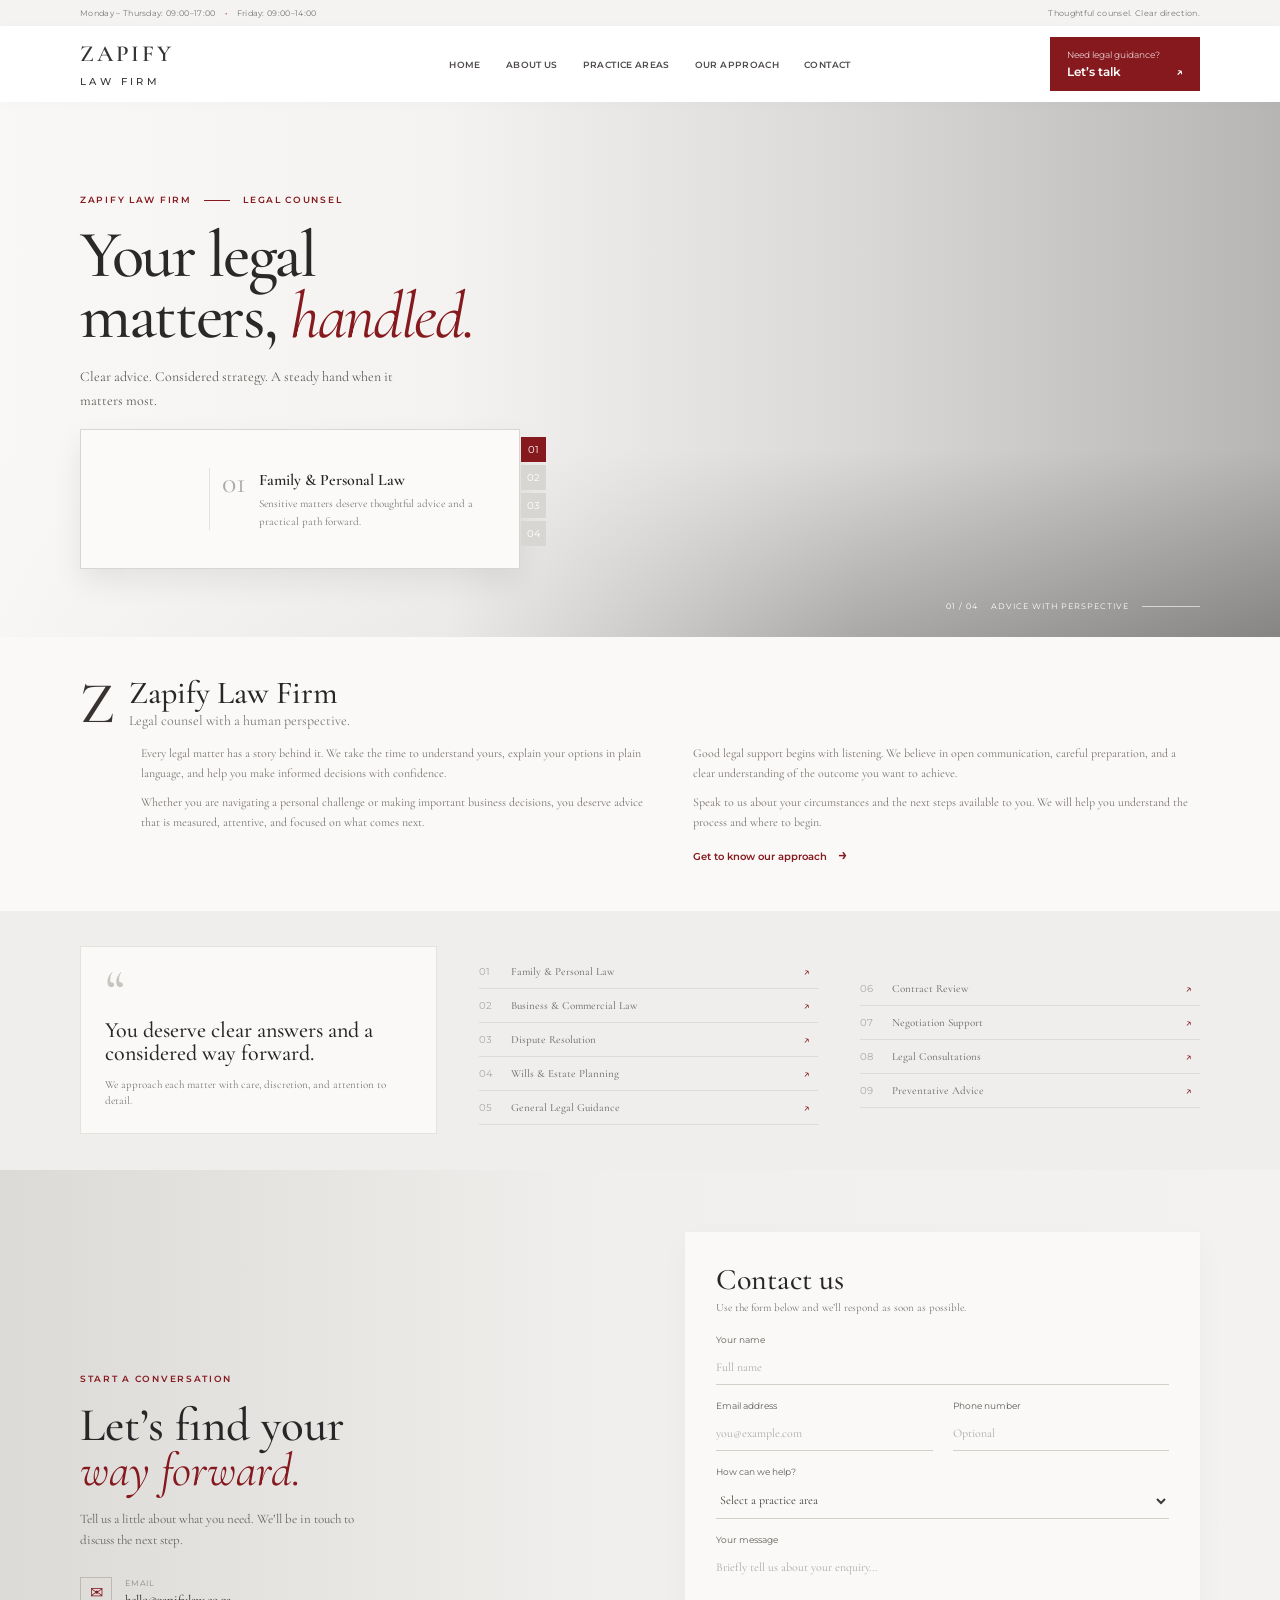
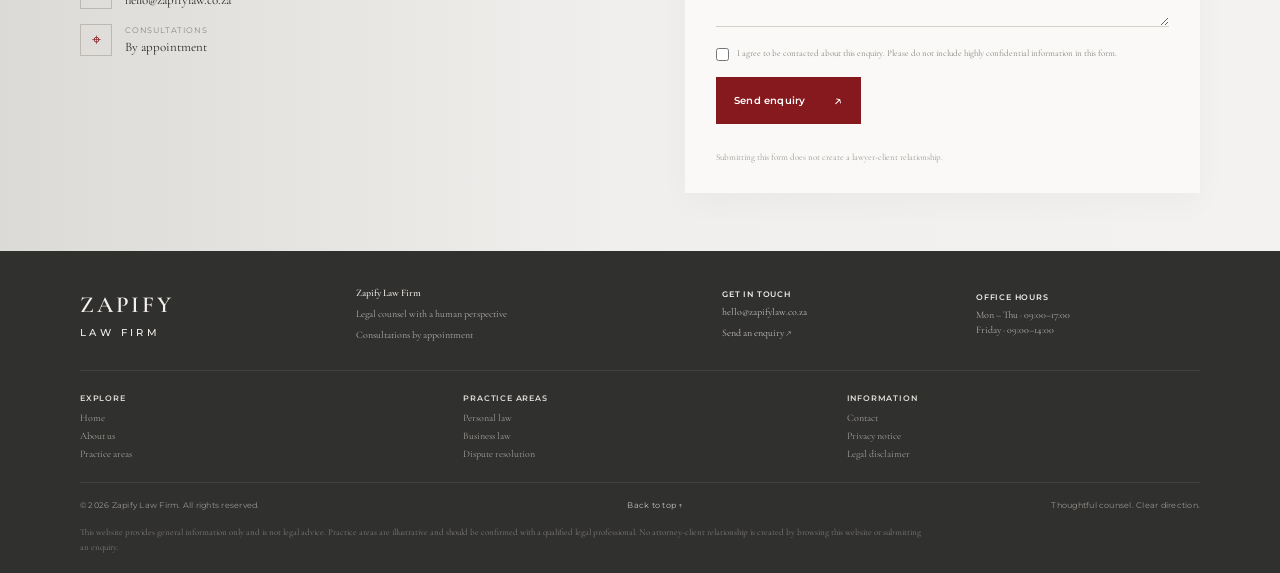
<file: demo/zapify-law-firm/index.html>
<!DOCTYPE html>
<html lang="en">
<head>
  <meta charset="UTF-8" />
  <meta name="viewport" content="width=device-width, initial-scale=1.0" />
  <meta name="theme-color" content="#8a171c" />
  <meta name="description" content="Zapify Law Firm — considered legal guidance, clear advice, and a personal approach." />
  <title>Zapify Law Firm | Legal Counsel</title>
  <link rel="preconnect" href="https://fonts.googleapis.com">
  <link rel="preconnect" href="https://fonts.gstatic.com" crossorigin>
  <link href="https://fonts.googleapis.com/css2?family=Cormorant+Garamond:wght@400;500;600;700&family=Montserrat:wght@400;500;600;700&display=swap" rel="stylesheet">
  <link rel="stylesheet" href="styles.css" />
</head>
<body>
  <div class="topline"><span>Monday – Thursday: 09:00–17:00 <i>•</i> Friday: 09:00–14:00</span><span>Thoughtful counsel. Clear direction.</span></div>
  <header class="site-header">
    <a class="brand" href="#home" aria-label="Zapify Law Firm home"><span class="brand-name">ZAPIFY</span><span class="brand-sub">LAW FIRM</span></a>
    <button class="menu-toggle" aria-label="Toggle navigation" aria-expanded="false"><span></span><span></span><span></span></button>
    <nav class="nav" aria-label="Main navigation">
      <a href="#home">Home</a><a href="#about">About Us</a><a href="#practice">Practice Areas</a><a href="#approach">Our Approach</a><a href="#contact">Contact</a>
    </nav>
    <a class="header-contact" href="#contact"><small>Need legal guidance?</small><strong>Let’s talk <span>↗</span></strong></a>
  </header>

  <main>
    <section class="hero" id="home">
      <div class="hero-image" role="img" aria-label="Classical Lady Justice statue in a quiet city setting"></div>
      <div class="hero-shade"></div>
      <div class="hero-inner wrap">
        <div class="hero-copy">
          <p class="eyebrow">ZAPIFY LAW FIRM <span></span> LEGAL COUNSEL</p>
          <h1>Your legal<br>matters, <em>handled.</em></h1>
          <p class="hero-lead">Clear advice. Considered strategy. A steady hand when it matters most.</p>
          <a class="button button-red" href="#contact">Arrange a consultation <span>↗</span></a>
        </div>
        <div class="hero-feature" aria-live="polite">
          <div class="feature-photo" id="featurePhoto"></div>
          <div class="feature-text"><span class="feature-number" id="featureNumber">01</span><div><h2 id="featureTitle">Family & Personal Law</h2><p id="featureDescription">Sensitive matters deserve thoughtful advice and a practical path forward.</p></div></div>
          <div class="feature-tabs" role="group" aria-label="Featured practice area">
            <button class="feature-tab active" data-slide="0" aria-label="Family and personal law">01</button><button class="feature-tab" data-slide="1" aria-label="Business law">02</button><button class="feature-tab" data-slide="2" aria-label="Dispute resolution">03</button><button class="feature-tab" data-slide="3" aria-label="Estate planning">04</button>
          </div>
        </div>
        <div class="hero-bottom-note"><span>01 / 04</span><span>Advice with perspective</span><span class="line"></span></div>
      </div>
    </section>

    <section class="intro section-pad" id="about">
      <div class="wrap">
        <div class="intro-heading"><span class="dropcap">Z</span><div><h2>Zapify Law Firm</h2><p>Legal counsel with a human perspective.</p></div></div>
        <div class="intro-columns"><div><p>Every legal matter has a story behind it. We take the time to understand yours, explain your options in plain language, and help you make informed decisions with confidence.</p><p>Whether you are navigating a personal challenge or making important business decisions, you deserve advice that is measured, attentive, and focused on what comes next.</p></div><div><p>Good legal support begins with listening. We believe in open communication, careful preparation, and a clear understanding of the outcome you want to achieve.</p><p>Speak to us about your circumstances and the next steps available to you. We will help you understand the process and where to begin.</p><a class="text-link" href="#contact">Get to know our approach <span>→</span></a></div></div>
      </div>
    </section>

    <section class="practice-band" id="practice"><div class="wrap practice-layout">
      <div class="practice-quote"><span class="quote-mark">“</span><h2>You deserve clear answers and a considered way forward.</h2><p>We approach each matter with care, discretion, and attention to detail.</p></div>
      <div class="practice-list"><a href="#contact"><span>01</span><strong>Family & Personal Law</strong><b>↗</b></a><a href="#contact"><span>02</span><strong>Business & Commercial Law</strong><b>↗</b></a><a href="#contact"><span>03</span><strong>Dispute Resolution</strong><b>↗</b></a><a href="#contact"><span>04</span><strong>Wills & Estate Planning</strong><b>↗</b></a><a href="#contact"><span>05</span><strong>General Legal Guidance</strong><b>↗</b></a></div>
      <div class="practice-list practice-list-secondary"><a href="#contact"><span>06</span><strong>Contract Review</strong><b>↗</b></a><a href="#contact"><span>07</span><strong>Negotiation Support</strong><b>↗</b></a><a href="#contact"><span>08</span><strong>Legal Consultations</strong><b>↗</b></a><a href="#contact"><span>09</span><strong>Preventative Advice</strong><b>↗</b></a></div>
    </div></section>

    <section class="contact-section" id="contact"><div class="contact-photo" role="img" aria-label="Scales of justice and law books"></div><div class="contact-overlay"></div><div class="wrap contact-layout"><div class="contact-message"><p class="eyebrow">START A CONVERSATION</p><h2>Let’s find your<br><em>way forward.</em></h2><p>Tell us a little about what you need. We’ll be in touch to discuss the next step.</p><div class="contact-detail"><span class="detail-icon">✉</span><div><small>Email</small><a href="mailto:hello@zapifylaw.co.za">hello@zapifylaw.co.za</a></div></div><div class="contact-detail"><span class="detail-icon">⌖</span><div><small>Consultations</small><span>By appointment</span></div></div></div>
      <form class="contact-form" id="contactForm"><h3>Contact us</h3><p class="form-subtitle">Use the form below and we’ll respond as soon as possible.</p><label for="name">Your name</label><input id="name" name="name" autocomplete="name" required placeholder="Full name"><div class="form-row"><div><label for="email">Email address</label><input id="email" name="email" type="email" autocomplete="email" required placeholder="you@example.com"></div><div><label for="phone">Phone number</label><input id="phone" name="phone" type="tel" autocomplete="tel" placeholder="Optional"></div></div><label for="matter">How can we help?</label><select id="matter" name="matter" required><option value="" disabled selected>Select a practice area</option><option>Family & Personal Law</option><option>Business & Commercial Law</option><option>Dispute Resolution</option><option>Wills & Estate Planning</option><option>Contract Review</option><option>Other / Not sure yet</option></select><label for="message">Your message</label><textarea id="message" name="message" rows="4" required placeholder="Briefly tell us about your enquiry..."></textarea><label class="consent"><input type="checkbox" required><span>I agree to be contacted about this enquiry. Please do not include highly confidential information in this form.</span></label><button class="button button-red" type="submit">Send enquiry <span>↗</span></button><p class="form-feedback" id="formFeedback" role="status"></p><p class="privacy-note">Submitting this form does not create a lawyer-client relationship.</p></form>
    </div></section>
  </main>

  <footer class="footer"><div class="wrap"><div class="footer-main"><a class="brand brand-light" href="#home"><span class="brand-name">ZAPIFY</span><span class="brand-sub">LAW FIRM</span></a><div class="footer-address"><strong>Zapify Law Firm</strong><span>Legal counsel with a human perspective</span><span>Consultations by appointment</span></div><div class="footer-contact"><span>Get in touch</span><a href="mailto:hello@zapifylaw.co.za">hello@zapifylaw.co.za</a><a href="#contact">Send an enquiry ↗</a></div><div class="footer-hours"><span>Office hours</span><p>Mon – Thu · 09:00–17:00<br>Friday · 09:00–14:00</p></div></div><div class="footer-sitemap"><div><h4>Explore</h4><a href="#home">Home</a><a href="#about">About us</a><a href="#practice">Practice areas</a></div><div><h4>Practice areas</h4><a href="#practice">Personal law</a><a href="#practice">Business law</a><a href="#practice">Dispute resolution</a></div><div><h4>Information</h4><a href="#contact">Contact</a><a href="#privacy">Privacy notice</a><a href="#disclaimer">Legal disclaimer</a></div></div><div class="footer-bottom"><span>© <span id="year"></span> Zapify Law Firm. All rights reserved.</span><a href="#home">Back to top ↑</a><span>Thoughtful counsel. Clear direction.</span></div><p class="disclaimer" id="disclaimer">This website provides general information only and is not legal advice. Practice areas are illustrative and should be confirmed with a qualified legal professional. No attorney-client relationship is created by browsing this website or submitting an enquiry.</p><span id="privacy"></span></div></footer>
  <script src="script.js"></script>
</body>
</html>
</file>
<file: demo/client-dasboard/dashboard.css>
@import url('https://fonts.googleapis.com/css2?family=DM+Sans:wght@400;500;600;700&family=Manrope:wght@500;600;700;800&display=swap');:root{--navy:#101b35;--gold:#c8a45d;--ink:#172139;--muted:#718096;--line:#e6eaf0;--paper:#f5f7fa}*{box-sizing:border-box}body{margin:0;font:14px/1.55 'DM Sans',sans-serif;color:var(--ink);background:var(--paper)}button,input{font:inherit}button{cursor:pointer}.demo-banner{padding:10px 20px;background:#eee4ce;color:#5d4920;font-size:11px;font-weight:800;letter-spacing:.04em;display:flex;justify-content:space-between;gap:12px}.demo-banner a{text-decoration:none;color:#5d4920}.login-wrap{min-height:calc(100vh - 42px);display:grid;place-items:center;padding:25px}.login-card{background:white;border:1px solid var(--line);border-radius:22px;padding:34px;width:min(100%,430px);box-shadow:0 22px 70px #101b3512}.brand{font:800 25px 'Manrope',sans-serif;color:var(--navy)}.brand span{color:var(--gold)}.brand small{display:block;font:800 9px 'DM Sans';letter-spacing:.25em;color:var(--muted);margin-top:4px}.login-card h1{font:800 32px 'Manrope';margin:30px 0 5px}.login-card p{color:var(--muted);font-size:13px}.login-card label{display:block;font-size:12px;font-weight:800;margin:17px 0 6px}.login-card input,.profile-form input,.profile-form select{width:100%;padding:12px;border:1px solid #d9dee8;border-radius:9px;background:#fff;color:var(--ink)}.password-row{display:flex;gap:8px}.password-row button{border:1px solid var(--line);background:white;border-radius:8px;padding:0 12px}.credentials{background:#f7f5ef;border-radius:9px;padding:12px}.primary,.ghost{border-radius:10px;padding:12px 15px;font-weight:800;border:1px solid transparent}.primary{background:var(--navy);color:white}.ghost{background:white;border-color:var(--line);color:var(--navy)}.full{width:100%;margin-top:10px}.error{color:#b42318!important;min-height:0}.login-card>small{display:block;text-align:center;color:var(--muted);margin-top:14px}.app{min-height:calc(100vh - 42px);display:grid;grid-template-columns:240px minmax(0,1fr)}.sidebar{background:var(--navy);color:white;padding:25px 16px;display:flex;flex-direction:column;min-height:calc(100vh - 42px)}.sidebar .brand{color:white;padding:0 10px 28px}.user{display:flex;align-items:center;gap:10px;border-top:1px solid #ffffff1e;border-bottom:1px solid #ffffff1e;padding:17px 7px}.user small{display:block;color:#b9c4d5;font-size:11px}.avatar{width:38px;height:38px;display:grid;place-items:center;border-radius:12px;background:#e8d6ad;color:var(--navy);font-weight:800;flex-shrink:0}.sidebar nav{display:grid;gap:5px;margin-top:20px}.sidebar nav button,.logout{display:flex;gap:12px;align-items:center;text-align:left;border:0;background:transparent;color:#c8d0de;border-radius:9px;padding:12px;font-weight:700}.sidebar nav button.active,.sidebar nav button:hover{background:#ffffff17;color:white}.logout{margin-top:auto;border-top:1px solid #ffffff1e;border-radius:0;padding-top:20px}.main{min-width:0}.topbar{height:86px;background:white;border-bottom:1px solid var(--line);display:flex;align-items:center;gap:15px;padding:0 30px}.topbar>div{flex:1}.topbar small{font-size:9px;font-weight:800;letter-spacing:.13em;color:var(--muted)}.topbar h1{font:700 22px 'Manrope';margin:2px 0}.topbar #mobile-menu{display:none;border:1px solid var(--line);background:white;border-radius:8px;padding:7px}.content{padding:28px;max-width:1450px;margin:auto}.welcome{display:flex;justify-content:space-between;align-items:center;gap:15px;margin-bottom:24px}.welcome h2{font:700 25px 'Manrope';margin:4px 0}.welcome p{margin:0;color:var(--muted)}.kicker{font-size:9px!important;font-weight:800;letter-spacing:.1em;color:#9a7a39!important}.status{background:#e9f6ed;color:#287244;border-radius:999px;padding:8px 12px;font-size:10px;font-weight:800;white-space:nowrap}.stats{display:grid;grid-template-columns:repeat(4,minmax(0,1fr));gap:13px;margin-bottom:18px}.panel,.stat{background:white;border:1px solid var(--line);border-radius:14px;padding:19px;min-width:0}.stat small{color:var(--muted);font-size:11px}.stat strong{display:block;font:800 27px 'Manrope';margin:7px 0}.stat .hint{font-size:10px;color:#718096}.columns{display:grid;grid-template-columns:1.4fr 1fr;gap:16px}.panel h3{font:700 16px 'Manrope';margin:0 0 15px}.bar-row{display:grid;grid-template-columns:110px 1fr 35px;gap:10px;align-items:center;margin:15px 0;font-size:11px}.bar{height:7px;border-radius:99px;background:#edf0f5;overflow:hidden}.bar i{display:block;height:100%;background:var(--gold);border-radius:99px}.activity{display:grid;gap:15px}.activity div{display:flex;gap:10px;font-size:12px}.activity i{height:9px;width:9px;border-radius:50%;background:var(--gold);margin-top:6px;flex-shrink:0}.activity small{display:block;color:var(--muted)}.section-title{display:flex;justify-content:space-between;align-items:center;gap:10px;margin:24px 0 12px}.section-title h3{margin:0;font:700 18px 'Manrope'}.table-wrap{overflow-x:auto;border:1px solid var(--line);border-radius:12px;background:white}table{width:100%;border-collapse:collapse;min-width:570px}th,td{text-align:left;padding:13px 15px;border-bottom:1px solid var(--line);font-size:12px}th{background:#f8f9fb;color:var(--muted);font-size:10px;text-transform:uppercase;letter-spacing:.07em}tr:last-child td{border-bottom:0}.badge{display:inline-block;border-radius:99px;padding:5px 8px;font-size:10px;font-weight:800;background:#edf2fa;color:#40516c}.badge.paid,.badge.complete{background:#e9f6ed;color:#287244}.badge.progress{background:#fff3d9;color:#89601c}.row-actions{display:flex;gap:8px;flex-wrap:wrap}.small-btn{border:1px solid var(--line);background:white;border-radius:8px;padding:7px 10px;font-size:11px;font-weight:800;color:var(--navy)}.docs{display:grid;grid-template-columns:repeat(3,minmax(0,1fr));gap:12px}.doc{border:1px solid var(--line);border-radius:12px;padding:18px;background:white}.doc .file-icon{font-size:23px;color:#a17f3b}.doc b{display:block;margin:8px 0 4px}.doc small{display:block;color:var(--muted);margin-bottom:12px}.profile-form{display:grid;grid-template-columns:1fr 1fr;gap:15px;max-width:720px}.profile-form label{display:grid;gap:6px;font-size:11px;font-weight:800}.profile-form .wide{grid-column:1/-1}.saved{font-size:12px;color:#287244;min-height:18px}.empty{padding:30px;text-align:center;color:var(--muted)}@media(max-width:1000px){.stats{grid-template-columns:repeat(2,minmax(0,1fr))}.columns{grid-template-columns:1fr}.docs{grid-template-columns:repeat(2,minmax(0,1fr))}}@media(max-width:720px){.app{grid-template-columns:1fr}.sidebar{position:fixed;z-index:20;top:42px;bottom:0;left:0;width:250px;min-height:0;transform:translateX(-105%);transition:transform .2s;box-shadow:15px 0 35px #101b3530}.sidebar.open{transform:translateX(0)}.topbar{height:75px;padding:0 15px}.topbar #mobile-menu{display:block}.content{padding:17px}.welcome{display:block}.status{display:inline-block;margin-top:13px}.stats{gap:9px}.stat{padding:14px}.stat strong{font-size:22px}.docs{grid-template-columns:1fr}.profile-form{grid-template-columns:1fr}.profile-form .wide{grid-column:auto}.login-card{padding:25px}.demo-banner{font-size:9px;padding:9px 12px}.bar-row{grid-template-columns:85px 1fr 30px}}@media(max-width:360px){.stats{grid-template-columns:1fr 1fr}.content{padding:12px}.welcome h2{font-size:22px}}

/* Visibility fix: class-based display rules must never override the HTML hidden state. */
[hidden]{display:none!important}

/* Portal refresh: quieter editorial surfaces, stronger hierarchy, reliable hidden-state handling. */
:root{--navy:#101b35;--gold:#c8a45d;--ink:#1b2335;--muted:#777b87;--line:#e6e0d5;--paper:#f6f2e9}
[hidden]{display:none!important}
body{background:var(--paper);color:var(--ink);font-size:14px}
.demo-banner{background:#101b35;color:#f7f2e8;padding:11px 22px;letter-spacing:.09em;font-size:10px}.demo-banner a{color:#d9bd7c;text-decoration:underline;text-underline-offset:3px}
.login-wrap{min-height:calc(100vh - 42px);background:radial-gradient(ellipse at 80% 15%,#c8a45d24,transparent 32%),var(--paper);padding:28px}
.login-card{border:1px solid #e6dfd2;border-radius:5px;padding:clamp(26px,4vw,42px);box-shadow:0 28px 80px #101b3510;max-width:460px}
.brand{letter-spacing:-.05em}.brand span{color:var(--gold)}.login-card h1{font-size:36px;letter-spacing:-.055em}.login-card input,.profile-form input,.profile-form select{border-radius:4px;border-color:#ddd6c9;padding:13px}.primary{background:var(--navy);border-radius:4px}.ghost{border-radius:4px}.credentials{background:#f4efe3;border:1px solid #ebe1cd;border-radius:4px}
.app{min-height:calc(100vh - 42px);grid-template-columns:248px minmax(0,1fr);background:var(--paper)}.sidebar{background:#101b35;padding:27px 17px}.sidebar .brand{font-size:27px}.sidebar nav button,.logout{border-radius:4px}.sidebar nav button.active{background:#ffffff18;box-shadow:inset 2px 0 var(--gold)}.avatar{border-radius:4px;background:#e9d9b4}.topbar{height:88px;background:#fffdf8;padding:0 clamp(18px,3vw,38px)}.topbar h1{font-size:25px;letter-spacing:-.04em}.content{padding:clamp(18px,3vw,36px);max-width:1500px}.welcome{padding:25px 0 28px;border-bottom:1px solid #e5dfd3;margin-bottom:25px}.welcome h2{font-size:clamp(24px,3vw,33px);letter-spacing:-.055em}.status{background:#e9eee4;color:#405b3b;border-radius:4px}.stat,.panel,.doc{border-radius:5px;border-color:#e4ded2;background:#fffefa;box-shadow:none}.stat{padding:20px}.stat strong{font-size:31px;letter-spacing:-.05em}.bar i{background:var(--gold)}.section-title h3,.panel h3{letter-spacing:-.03em}.table-wrap{border-radius:5px;border-color:#e4ded2}th{background:#f1ede4}.small-btn{border-radius:4px;border-color:#ded7ca}.docs{grid-template-columns:repeat(2,minmax(0,1fr))}.doc{padding:21px}.doc .file-icon{background:#f2ead8;display:inline-grid;width:40px;height:40px;place-items:center;border-radius:4px}.profile-form input,.profile-form select{max-width:100%}
@media(max-width:720px){.app{grid-template-columns:1fr}.sidebar{top:40px;width:min(280px,86vw);box-shadow:18px 0 50px #101b3540}.topbar{padding:0 14px}.content{padding:16px}.welcome{padding-top:8px}.stats{grid-template-columns:repeat(2,minmax(0,1fr))}.stat{padding:13px}.stat strong{font-size:24px}.docs{grid-template-columns:1fr}.demo-banner{font-size:9px;letter-spacing:.02em}.demo-banner a{white-space:nowrap}}
</file>
<file: demo/zapify-boutique/style.css>
@import url(https://fonts.googleapis.com/css2?family=DM+Sans:wght@400;600;700&family=Space+Grotesk:wght@500;700&display=swap);*{box-sizing:border-box}body{margin:0;background:#e8e4de;color:#151515;font:13px DM Sans,sans-serif}html{scroll-behavior:smooth}a{text-decoration:none;color:inherit}.nav{height:70px;position:fixed;z-index:9;inset:0 0 auto;display:flex;align-items:center;padding:0 4%;background:#e8e4dedf;backdrop-filter:blur(12px)}.brand{font-weight:800;letter-spacing:.12em}.nav nav{display:flex;gap:24px;margin:auto}.nav nav a,.nav-cta,small{font-size:9px;letter-spacing:.18em;text-transform:uppercase}.nav-cta{border:1px solid;padding:9px 13px}.menu{display:none}.fashion-hero{height:100vh;min-height:750px;display:grid;grid-template-columns:43% 57%;position:relative;padding-top:70px}.fashion-copy{padding:13vh 0 0 9%;z-index:2}.fashion-copy h1{font:clamp(75px,10vw,145px) Space Grotesk;line-height:.8;letter-spacing:-.09em;margin:20px 0 35px}.fashion-copy h1 i{font-style:normal;-webkit-text-stroke:1px #111;color:transparent}.fashion-copy a{text-decoration:underline}.fashion-model{background:url(https://images.unsplash.com/photo-1483985988355-763728e1935c?auto=format&fit=crop&w=1800&q=90) center/cover;filter:grayscale(.8)}.vertical{position:absolute;bottom:30px;left:4%;writing-mode:vertical-rl;font-size:9px;letter-spacing:.2em}.ticker{display:flex;justify-content:space-around;padding:18px;border-block:1px solid #aaa39b;font:700 10px Space Grotesk;letter-spacing:.15em}.shop{display:grid;grid-template-columns:250px 1fr;gap:60px;padding:110px 7%}.shop aside h2{font:45px Space Grotesk;line-height:.9;margin:15px 0 45px}.filter{display:block;border:0;background:none;border-bottom:1px solid #aaa39b;width:100%;text-align:left;padding:13px 0;cursor:pointer}.filter.active{font-weight:700}.products{display:grid;grid-template-columns:1fr 1fr;gap:45px 18px}.product{position:relative}.product-img{height:510px;background:center/cover}.p1 .product-img{background-image:url('https://images.unsplash.com/photo-1595777457583-95e059d581b8?auto=format&fit=crop&w=1000&q=90')}.p2 .product-img{background-image:url('https://images.unsplash.com/photo-1551028719-00167b16eac5?auto=format&fit=crop&w=1000&q=90')}.p3 .product-img{background-image:url('https://images.unsplash.com/photo-1485968579580-b6d095142e6e?auto=format&fit=crop&w=1000&q=90')}.p4 .product-img{background-image:url('https://images.unsplash.com/photo-1584917865442-de89df76afd3?auto=format&fit=crop&w=1000&q=90')}.product small{display:block;margin-top:16px}.product h3{font:22px Space Grotesk;margin:7px 0}.product button{float:right;border:0;background:#151515;color:#fff;padding:9px 12px;cursor:pointer}.editorial{display:grid;grid-template-columns:1.1fr .9fr;min-height:700px;background:#161616;color:#eee}.editorial-image{background:url('https://images.unsplash.com/photo-1515886657613-9f3515b0c78f?auto=format&fit=crop&w=1400&q=90') center/cover}.editorial>div:last-child{padding:12%;display:flex;flex-direction:column;justify-content:center}.editorial h2{font:clamp(48px,6vw,80px) Space Grotesk;line-height:.88}.editorial p{line-height:1.9;color:#aaa;max-width:420px}.editorial a{text-decoration:underline;margin-top:20px}.newsletter{text-align:center;padding:130px 7%}.newsletter h2{font:70px Space Grotesk;line-height:.85}.newsletter form{display:flex;justify-content:center;margin-top:35px}.newsletter input{padding:15px 18px;width:300px;border:1px solid #999;background:transparent}.newsletter button{border:0;background:#111;color:#fff;padding:0 20px}footer{padding:25px 4%;border-top:1px solid #aaa39b;font-size:9px;letter-spacing:.15em}@media(max-width:800px){.nav nav,.nav-cta{display:none}.menu{display:block;margin-left:auto}.fashion-hero{grid-template-columns:1fr;display:block}.fashion-model{position:absolute;inset:70px 0 0}.fashion-model:after{content:'';position:absolute;inset:0;background:#e8e4de99}.fashion-copy{position:relative;padding:18vh 7% 0}.fashion-copy h1{font-size:65px}.shop{grid-template-columns:1fr;padding:80px 6%;gap:40px}.products{grid-template-columns:1fr}.product-img{height:450px}.editorial{grid-template-columns:1fr}.editorial-image{min-height:500px}}
</file>
<file: demo/zapify-business-consultant/style.css>
*{box-sizing:border-box}html{scroll-behavior:smooth}body{margin:0;background:#f7f6f2;color:#20221e;font-family:Arial,sans-serif}a{text-decoration:none;color:inherit}header{height:80px;padding:0 6%;display:flex;align-items:center;gap:35px;border-bottom:1px solid #ddd;background:#f7f6f2;position:sticky;top:0;z-index:10}.brand{font-weight:900;letter-spacing:1px}.brand span{display:block;font-size:8px;letter-spacing:4px;color:#777}nav{display:flex;gap:27px;flex:1;font-size:13px}.talk{font-weight:700;border-bottom:1px solid}.hero{min-height:760px;background:#dce5df;padding:9%;position:relative;overflow:hidden}.hero-label,.hero small,.approach small,.services small,.case small,.insights small{font-size:10px;letter-spacing:2px}.hero h1{font-size:clamp(65px,9vw,130px);line-height:.78;letter-spacing:-9px;margin:90px 0 35px;max-width:900px}.hero i,.approach i,.final i{font-family:Georgia,serif;font-weight:400}.hero p{max-width:600px;font-size:18px;line-height:1.65;color:#525953}.dark{display:inline-block;background:#20221e;color:#fff;padding:15px 21px;margin:18px 18px 0 0}.line{border-bottom:1px solid #20221e;padding-bottom:6px}.hero-number{position:absolute;right:8%;bottom:9%;font-size:120px;font-weight:900;line-height:.7;text-align:right;opacity:.2}.hero-number span{font-size:9px;letter-spacing:2px;line-height:1.2;display:block}.approach,.services,.case,.insights{padding:110px 9%}.approach{display:grid;grid-template-columns:1fr 1.2fr;gap:100px}.bigword{font-size:clamp(70px,10vw,150px);line-height:.72;font-weight:900;letter-spacing:-9px;color:#a4b5aa}.approach h2,.services h2,.case h2,.insights h2,.final h2{font-size:60px;line-height:.94;letter-spacing:-4px;margin:20px 0}.approach>div>p,.case>div>p{color:#666;line-height:1.8;max-width:600px}.steps{display:grid;grid-template-columns:repeat(3,1fr);border-top:1px solid #bbb;margin-top:55px}.steps article{padding:22px 15px 0 0;border-right:1px solid #bbb}.steps article:last-child{border:0;padding-left:15px}.steps h3{margin:18px 0 5px}.steps p{color:#666;font-size:13px;line-height:1.5}.services{background:#20221e;color:#fff;display:grid;grid-template-columns:.7fr 1.3fr;gap:100px}.services h2{font-weight:400}.service-stack article{padding:35px 0;border-bottom:1px solid #51544f}.service-stack span{font-size:9px;letter-spacing:2px;color:#9caf9f}.service-stack h3{font-size:32px;margin:12px 0}.service-stack p{color:#bbb;max-width:600px;line-height:1.6}.service-stack a{font-size:12px;font-weight:700}.case{display:grid;grid-template-columns:1fr 1fr;gap:90px;background:#d9d1c3}.case-photo{min-height:560px;background:url('https://images.unsplash.com/photo-1556761175-b413da4baf72?auto=format&fit=crop&w=1300&q=90') center/cover}.case p{color:#555;line-height:1.8}.result{display:flex;gap:35px;border-top:1px solid #999;padding-top:25px;margin-top:40px}.result b{font-size:32px}.result small{display:block;font-size:9px;letter-spacing:1px;color:#666}.insights{display:grid;grid-template-columns:.8fr 1.2fr;gap:100px}.insight-list{border-top:1px solid #aaa}.insight-list article{display:grid;grid-template-columns:100px 1fr 60px;gap:20px;align-items:center;border-bottom:1px solid #aaa;padding:24px 0}.insight-list span{font-size:9px;letter-spacing:2px;color:#768778}.insight-list h3{font-size:20px}.insight-list a{font-weight:700}.final{padding:130px 9%;background:#8a6f4f;color:#fff}.final p{font-size:10px;letter-spacing:2px}.final h2{font-size:90px}.final .line{margin-left:20px;border-color:#fff}.final .dark{background:#20221e}footer{padding:30px 7%;background:#20221e;color:#fff;font-size:11px;display:flex;justify-content:space-between}.reveal{opacity:0;transform:translateY(35px);transition:.8s}.reveal.in{opacity:1;transform:none}@media(max-width:800px){header nav{display:none;position:absolute;top:80px;left:0;right:0;background:#f7f6f2;padding:25px;flex-direction:column}header button{display:block;margin-left:auto}.hero h1{font-size:62px}.approach,.services,.case,.insights{grid-template-columns:1fr}.approach h2,.services h2,.case h2,.insights h2{font-size:45px}.steps{grid-template-columns:1fr}.steps article,.steps article:last-child{border-right:0;border-bottom:1px solid #bbb;padding:20px 0}.final h2{font-size:58px}footer{flex-direction:column;gap:10px}}
</file>
<file: demo/zapify-car-configuration/styles.css>
:root{--ink:#111114;--muted:#85858d;--line:#ededf0;--surface:#f8f8fa;--bronze:#c99e75}*{box-sizing:border-box}html{scroll-behavior:smooth}body{margin:0;background:#ececee;color:var(--ink);font-family:'DM Sans',Arial,sans-serif;font-size:14px}.browser-frame{width:min(1500px,calc(100% - 64px));margin:34px auto;background:#fff;border-radius:24px;overflow:hidden;box-shadow:0 12px 60px #11111108;min-height:calc(100vh - 68px)}.browser-bar{height:49px;border-bottom:1px solid #f1f1f2;display:flex;align-items:center;padding:0 24px;gap:22px;color:#c8c8cc;font-size:13px}.traffic{display:flex;gap:7px}.traffic i{width:9px;height:9px;background:#efeff1;border-radius:50%}.browser-icon{font-size:18px}.browser-arrows{font-size:24px}.address{margin:auto;display:flex;align-items:center;gap:8px;color:#c4c4c9}.address span{color:#a3a3aa}.browser-tools{font-size:18px}.topbar{height:91px;display:flex;align-items:center;gap:17px;padding:0 28px;position:relative;z-index:3}.brand{display:flex;align-items:center;gap:10px;text-decoration:none;color:var(--ink);min-width:146px}.brand strong{font-size:31px;letter-spacing:-2px}.brand span{font-size:11px;font-weight:700;line-height:1.15}.left-tools,.right-tools{display:flex;align-items:center;gap:8px}.icon-btn{border:0;width:43px;height:43px;border-radius:50%;background:#fafafd;color:#28282c;font-size:20px;cursor:pointer;transition:.2s}.icon-btn:hover,.icon-btn.saved{background:#111;color:white}.main-nav{display:flex;gap:8px;flex:1;justify-content:center}.nav-link{border:1px solid #f0f0f3;background:#fafafd;border-radius:28px;padding:16px 22px;min-width:112px;text-align:center;text-decoration:none;color:#29292e;font-size:13px;white-space:nowrap;transition:.2s}.nav-link:hover,.nav-link.active{background:#08080a;color:#fff;border-color:#08080a}.right-tools{margin-left:auto}.search-panel{display:none;padding:0 36px 20px;gap:10px}.search-panel.open{display:flex}.search-panel input{flex:1;border:1px solid #eee;border-radius:15px;padding:14px 16px;font:inherit}.search-panel button,.primary-btn{border:0;background:#08080a;color:#fff;border-radius:15px;padding:0 22px;cursor:pointer}.hero{position:relative;padding:43px 28px 26px;min-height:760px;overflow:hidden}.model-heading{position:relative;z-index:2}.model-heading h1{font-size:clamp(28px,3vw,41px);letter-spacing:-1.8px;line-height:1.15;margin:0 0 7px;font-weight:700}.model-heading p{margin:0;color:#96969d;font-size:16px}.info-btn{display:inline-grid;place-items:center;vertical-align:middle;border:1px solid #ededf0;background:#fafafd;border-radius:50%;width:37px;height:37px;font-size:14px;font-weight:500;margin-left:13px;cursor:pointer}.category-tabs{position:absolute;left:28px;top:214px;z-index:2;display:flex;flex-direction:column;gap:10px;width:135px}.category{height:48px;border:1px solid #f0f0f3;background:#fafafd;border-radius:30px;color:#34343a;cursor:pointer;font:500 13px 'DM Sans',sans-serif;transition:.2s}.category:hover,.category.selected{background:#08080a;color:#fff;border-color:#08080a}.car-stage{position:absolute;left:14%;right:5%;top:143px;height:390px;display:flex;align-items:center;justify-content:center}.orbit{position:absolute;left:39%;top:-35px;width:340px;height:340px;border:9px solid #fafafd;border-bottom-color:transparent;border-radius:50%;transform:scaleX(1.1);opacity:.95}.car-image{position:relative;width:100%;max-width:1060px;max-height:370px;object-fit:contain;z-index:1;filter:drop-shadow(0 16px 8px #00000014);transition:filter .3s,transform .3s}.hotspot{position:absolute;z-index:2;border:0;display:flex;align-items:center;gap:10px;background:transparent;cursor:pointer;color:#fff;font:500 12px 'DM Sans',sans-serif;white-space:nowrap}.hotspot span{padding:12px 16px;border-radius:24px;background:#a99a88d9;backdrop-filter:blur(10px)}.hotspot b{width:34px;height:34px;border-radius:50%;background:#b9a58f99;display:grid;place-items:center}.hotspot b:after{content:'';width:10px;height:10px;background:#171719;border-radius:50%}.hotspot:hover span{background:#111}.hs-one{left:3%;top:51%}.hs-two{right:32%;top:41%}.hs-three{left:32%;top:74%}.hs-four{right:16%;top:87%}.power-card{position:absolute;right:28px;top:45px;width:250px;z-index:2;border-radius:27px;background:#f8f8fa;overflow:hidden;border:1px solid #f0f0f2;box-shadow:0 10px 30px #00000004}.power-head{height:73px;background:#08080a;color:white;display:flex;align-items:center;gap:13px;padding:0 16px;font-size:12px}.power-icon{width:43px;height:43px;border-radius:50%;background:#242428;display:grid;place-items:center;font-size:19px}.power-card p{margin:0;padding:15px 18px 17px;font-size:12px;line-height:1.55;color:#73737b;background:#fafafd}.accessory-link{display:flex;align-items:center;gap:10px;width:100%;border:0;border-top:1px solid #efeff2;background:#fff;padding:18px 18px;font:500 12px 'DM Sans',sans-serif;text-align:left;cursor:pointer}.accessory-link .arrow{margin-left:auto}.feature-heading{position:absolute;left:8%;right:3%;top:572px;display:flex;align-items:center;justify-content:space-between;gap:20px}.feature-heading h2{margin:0;font-size:22px;letter-spacing:-.7px}.feature-heading .info-btn{width:31px;height:31px;margin-left:9px}.colors{display:flex;align-items:center;gap:14px;font-size:21px;letter-spacing:-.6px}.swatch{width:29px;height:29px;border-radius:50%;border:2px solid white;box-shadow:0 0 0 1px transparent;cursor:pointer;transition:.2s}.swatch.chosen{box-shadow:0 0 0 2px #d5d5da}.silver{background:#d7d7d7}.red{background:#bf2528}.blue{background:#2464d8}.bronze{background:#cba37b}.black{background:#050506}.feature-row-wrap{position:absolute;top:630px;left:8%;right:0;display:flex;align-items:center;gap:10px}.feature-row{display:flex;gap:14px;overflow-x:auto;scrollbar-width:none;padding:5px 0 12px;scroll-snap-type:x mandatory;flex:1}.feature-row::-webkit-scrollbar{display:none}.feature-card{position:relative;min-width:235px;width:235px;height:160px;border:1px solid #f0f0f3;background:#fafafd;border-radius:28px;padding:24px 18px 18px;display:flex;flex-direction:column;justify-content:flex-end;overflow:hidden;scroll-snap-align:start}.feature-card .mini-icon{position:absolute;left:17px;top:15px;width:38px;height:38px;display:grid;place-items:center;border-radius:50%;background:#fff;border:1px solid #f0f0f3;font-size:17px}.feature-card small{font-size:12px;color:#9a9aa2;margin-bottom:4px}.feature-card strong{font-size:16px;letter-spacing:-.5px}.muted-title{position:absolute;right:16px;top:29px;color:#b0b0b6;font-size:16px}.hp{font-size:38px;letter-spacing:-1.8px;font-weight:500;margin-bottom:4px}.hp small{font-size:19px}.passenger{min-width:290px}.passenger small,.passenger>strong{position:relative;z-index:1;margin-left:1px}.passenger>strong{font-size:20px}.large-number{position:absolute;top:35px;left:110px;font-size:40px;font-weight:400}.seat-art{position:absolute;right:0;top:0;width:42%;height:100%;background:linear-gradient(90deg,#fafafd00,#77797a),url('https://images.unsplash.com/photo-1507136566006-cfc505b114fc?auto=format&fit=crop&w=500&q=80') center/cover;opacity:.78;mask-image:linear-gradient(90deg,transparent,#000 40%)}.transmission .muted-title{right:15px;top:25px;font-size:12px;max-width:110px;text-align:right}.amg-pill{background:#08080a;color:white;border-radius:23px;padding:13px 18px;margin:0 -1px -2px;display:flex;flex-direction:column;gap:2px}.amg-pill strong{font-size:20px}.amg-pill small{font-size:10px;color:#d2d2d5;margin:0}.acceleration .muted-title{font-size:12px}.carousel-arrow{width:43px;height:43px;flex-shrink:0;border:1px solid #f0f0f3;background:#fafafd;border-radius:50%;font-size:19px;cursor:pointer;transition:.2s}.carousel-arrow:hover{background:#08080a;color:#fff}.feature-row-wrap .prev{position:absolute;left:-78px;top:50%;transform:translateY(-50%)}.feature-row-wrap .next{position:absolute;right:15px;top:50%;transform:translateY(-50%);z-index:2;box-shadow:-10px 0 18px #fafafd}.bottom-links{display:flex;gap:28px;position:absolute;bottom:23px;left:8%;font-size:12px}.bottom-links a{color:#7f7f87;text-decoration:none}.bottom-links span{margin-left:7px;color:#111}.toast{position:fixed;left:50%;bottom:28px;transform:translate(-50%,20px);opacity:0;pointer-events:none;background:#111;color:white;border-radius:20px;padding:13px 20px;z-index:20;transition:.25s;box-shadow:0 10px 30px #0002}.toast.show{opacity:1;transform:translate(-50%,0)}.modal-backdrop{display:none;position:fixed;inset:0;background:#12121766;backdrop-filter:blur(8px);z-index:30;align-items:center;justify-content:center;padding:20px}.modal-backdrop.open{display:flex}.config-modal{width:min(470px,100%);background:white;border-radius:28px;padding:35px;position:relative;box-shadow:0 25px 100px #0002}.modal-close{position:absolute;right:18px;top:16px;border:0;background:#f4f4f6;border-radius:50%;width:36px;height:36px;font-size:24px;cursor:pointer}.eyebrow{font-size:10px;letter-spacing:2px;color:#b18c63;font-weight:700}.config-modal h2{font-size:28px;letter-spacing:-1px;margin:8px 0}.modal-copy{color:#7c7c85;line-height:1.6;font-size:13px;margin-bottom:24px}.config-modal label{display:block;font-size:12px;font-weight:700;margin:16px 0 8px}.config-modal select{width:100%;border:1px solid #e9e9ed;border-radius:13px;padding:13px;background:#fafafd;font:inherit}.config-summary{display:flex;flex-direction:column;gap:5px;margin:22px 0;padding:15px;background:#f8f8fa;border-radius:15px}.config-summary span{font-size:11px;color:#888}.config-summary strong{font-size:13px}.primary-btn{width:100%;padding:15px;font:600 13px 'DM Sans',sans-serif}.primary-btn:hover{background:#333}
@media(max-width:1200px){.browser-frame{width:calc(100% - 28px);margin:14px auto;border-radius:20px}.topbar{padding:0 20px;gap:10px}.brand{min-width:125px}.brand strong{font-size:27px}.nav-link{min-width:auto;padding:14px 15px}.main-nav{gap:5px}.power-card{width:218px;right:20px}.car-stage{left:12%;right:4%}.feature-heading{left:6%}.feature-row-wrap{left:7%}.category-tabs{left:20px}}
@media(max-width:900px){.browser-frame{width:100%;margin:0;border-radius:0;min-height:100vh}.browser-bar{height:38px}.topbar{height:75px}.brand{min-width:auto}.left-tools{margin-left:auto}.main-nav{display:none;position:absolute;top:66px;left:15px;right:15px;background:#fff;border:1px solid #eee;border-radius:20px;padding:12px;box-shadow:0 15px 40px #0001;flex-direction:column}.main-nav.open{display:flex}.nav-link{width:100%;padding:13px}.right-tools{margin-left:0}.hero{padding:34px 20px 20px;min-height:900px}.model-heading h1{font-size:29px;max-width:100%}.model-heading p{font-size:13px}.category-tabs{top:132px;left:20px;width:110px;gap:7px}.category{height:41px;font-size:12px}.car-stage{left:6%;right:0;top:180px;height:340px}.car-image{width:110%;max-width:none}.orbit{width:240px;height:240px;left:38%;top:10px;border-width:6px}.power-card{top:520px;left:20px;right:20px;width:auto;display:grid;grid-template-columns:1fr 1fr;border-radius:22px}.power-head{height:auto;min-height:58px;grid-column:1/-1}.power-card p{padding:13px 15px}.accessory-link{padding:12px 15px;border-top:0;border-left:1px solid #efeff2}.feature-heading{top:690px;left:20px;right:20px}.feature-heading h2{font-size:18px}.colors{font-size:16px;gap:7px}.swatch{width:22px;height:22px}.feature-row-wrap{top:740px;left:20px;right:0}.feature-row-wrap .prev{display:none}.feature-row-wrap .next{right:12px}.feature-card{min-width:215px;width:215px;height:145px;border-radius:23px}.passenger{min-width:250px;width:250px}.bottom-links{left:20px;bottom:18px;right:20px;gap:14px;flex-wrap:wrap}.hotspot{font-size:10px;gap:4px}.hotspot span{padding:8px 10px}.hotspot b{width:24px;height:24px}.hs-one{left:5%;top:55%}.hs-two{right:15%;top:42%}.hs-three{left:25%;top:78%}.hs-four{right:8%;top:90%}}
@media(max-width:520px){.browser-tools,.browser-arrows,.browser-icon{display:none}.address{font-size:10px}.topbar{padding:0 14px;gap:7px}.brand strong{font-size:24px}.brand span{font-size:9px}.icon-btn{width:37px;height:37px;font-size:18px}.hero{padding-left:15px;padding-right:15px;min-height:890px}.model-heading h1{font-size:25px;letter-spacing:-1px}.model-heading .info-btn{width:27px;height:27px;margin-left:3px}.category-tabs{left:15px;width:92px;top:123px}.category{height:37px;font-size:10px}.car-stage{top:170px;left:0;right:0;height:300px}.car-image{width:130%;max-width:none;margin-left:-9%}.orbit{width:195px;height:195px;left:38%}.hotspot span{font-size:9px;padding:7px 8px}.hotspot b{width:19px;height:19px}.hotspot b:after{width:7px;height:7px}.hs-one{left:2%;top:55%}.hs-two{right:4%;top:41%}.hs-three{left:20%;top:77%}.hs-four{right:0;top:89%}.power-card{top:470px;left:15px;right:15px;grid-template-columns:1fr}.power-head{grid-column:auto}.power-card p{font-size:11px}.accessory-link{border-left:0;border-top:1px solid #efeff2;padding:12px 15px}.feature-heading{top:660px;left:15px;right:15px;align-items:flex-start;flex-direction:column;gap:12px}.feature-heading h2{font-size:18px}.colors{gap:10px}.feature-row-wrap{top:735px;left:15px}.feature-card{min-width:205px;width:205px;height:135px;padding:18px}.feature-card strong{font-size:14px}.feature-card .mini-icon{width:32px;height:32px;left:13px;top:12px}.hp{font-size:32px}.passenger{min-width:235px;width:235px}.bottom-links{left:15px;right:15px;bottom:13px;font-size:10px;gap:10px}.bottom-links a{white-space:nowrap}.config-modal{padding:28px 22px}.search-panel{padding:0 15px 15px}.search-panel button{padding:0 14px}}
</file>
<file: demo/zapify-fitness-studio/styles.css>
*{box-sizing:border-box}html{scroll-behavior:smooth;scroll-padding-top:90px}body{margin:0;background:#080808;color:#f4f4f4;font-family:Montserrat,Arial,sans-serif;font-size:14px;font-weight:400;line-height:1.65}a{color:inherit;text-decoration:none}.topline{height:27px;border-bottom:1px solid rgba(167,67,67,.35);display:grid;grid-template-columns:1fr 1fr 1fr;align-items:center;padding:0 2.5%;font-size:9px;letter-spacing:.04em;color:#d5d5d5}.topline>a:nth-child(2){text-align:center}.topline .phone{text-align:right}.topline a span{margin-left:8px}.site-header{height:58px;padding:0 2.5%;display:flex;align-items:center;justify-content:space-between;position:absolute;z-index:5;left:0;right:0;top:27px;background:linear-gradient(#05050580,transparent)}.brand{font-size:18px;font-weight:500;letter-spacing:.035em;white-space:nowrap}.nav{display:flex;gap:36px}.nav a{font-size:13px;font-weight:500;transition:color .2s}.nav a:hover,footer a:hover{color:#bd7777}.menu-toggle{display:none;background:none;border:0}.hero{min-height:650px;height:77vw;max-height:920px;position:relative;background:#111 url('https://images.unsplash.com/photo-1534438327276-14e5300c3a48?auto=format&fit=crop&w=2200&q=90') center 42%/cover no-repeat;display:flex;align-items:center;padding:0 4.7%}.hero-shade{position:absolute;inset:0;background:linear-gradient(90deg,rgba(0,0,0,.83) 0%,rgba(0,0,0,.54) 38%,rgba(0,0,0,.1) 75%),linear-gradient(0deg,#080808 0%,transparent 24%,rgba(0,0,0,.2) 100%)}.hero-copy{position:relative;z-index:1;margin-top:20px}.eyebrow,.kicker{font-size:10px;letter-spacing:.22em;color:#c7a4a4;font-weight:600}.hero .eyebrow{display:none}.hero h1{font-size:clamp(36px,4.3vw,61px);font-weight:500;line-height:1.19;letter-spacing:-.025em;margin:0 0 20px}.outline-btn{height:45px;min-width:158px;padding:0 28px;border:1px solid #d9d9d9;display:inline-flex;align-items:center;justify-content:center;gap:18px;font-size:10px;letter-spacing:.08em;font-weight:600;transition:background .25s,color .25s,border-color .25s}.outline-btn:hover{background:#f5f5f5;color:#090909;border-color:#f5f5f5}.hero-bottom{position:absolute;left:4.7%;right:4.7%;bottom:36px;display:flex;justify-content:space-between;font-size:9px;letter-spacing:.17em;color:#ddd}.section-wrap{width:min(1120px,86%);margin:0 auto}.why{padding:0 0 70px;margin-top:-2px;position:relative;z-index:2}.why h2,.programs>h2{font-size:clamp(27px,3vw,35px);font-weight:500;line-height:1.2;margin:0 0 25px}.accent{color:#a45151;margin-left:7px}.benefits{display:grid;grid-template-columns:repeat(3,1fr);gap:12px}.benefit{min-height:170px;border:1px solid rgba(146,60,60,.62);padding:25px 25px 22px;background:rgba(7,7,7,.76);transition:transform .25s,border-color .25s}.benefit:hover{transform:translateY(-5px);border-color:#c17a7a}.benefit-number{font-size:9px;letter-spacing:.15em;color:#b96e6e}.benefit h3{font-size:15px;font-weight:500;margin:8px 0 15px}.benefit p{font-size:10px;line-height:1.6;color:#c4c4c4;margin:0}.programs{padding:0 0 95px}.programs>h2{text-align:center;margin-bottom:28px}.program-row{display:grid;grid-template-columns:1.05fr 1fr;align-items:center;gap:42px;margin-bottom:70px}.program-image{min-height:390px;background-size:cover;background-position:center;box-shadow:0 18px 55px #0008}.image-cardio{background-image:url('https://images.unsplash.com/photo-1579758629938-03607ccdbaba?auto=format&fit=crop&w=1200&q=85')}.image-strength{background-image:url('https://images.unsplash.com/photo-1583454110551-21f2fa2afe61?auto=format&fit=crop&w=1200&q=85')}.image-personal{background-image:url('https://images.unsplash.com/photo-1581009146145-b5ef050c2e1e?auto=format&fit=crop&w=1200&q=85')}.program-copy{padding:18px 0}.program-copy .kicker{font-size:9px}.program-copy h3{font-size:clamp(21px,2vw,27px);line-height:1.35;font-weight:500;margin:12px 0 17px}.program-copy p{font-size:12px;line-height:1.85;color:#c3c3c3;margin:0 0 23px}.program-copy .outline-btn{min-width:165px}.strength{grid-template-columns:1fr 1.05fr}.strength .program-copy{padding-left:18px}.statement{padding:90px 20px 100px;text-align:center;background:linear-gradient(#050505b8,#050505d9),url('https://images.unsplash.com/photo-1534438327276-14e5300c3a48?auto=format&fit=crop&w=2000&q=80') center/cover}.statement h2{font-size:clamp(27px,4vw,48px);font-weight:500;line-height:1.25;margin:17px 0 28px}.statement h2 span{color:#b87878}.contact{padding:100px 0;display:grid;grid-template-columns:1fr 1fr;gap:50px;align-items:center}.contact h2{font-size:clamp(38px,5vw,64px);line-height:1.1;font-weight:500;margin:12px 0 0;letter-spacing:-.04em}.contact-side{max-width:400px}.contact-side p{color:#c7c7c7;font-size:14px;margin:0 0 24px}.contact-side .outline-btn{min-width:180px}footer{border-top:1px solid #292929;padding:27px 4.7%;display:grid;grid-template-columns:1fr 1fr 1fr;gap:18px;align-items:center}footer .brand{font-size:15px}footer>span,footer>a:nth-of-type(2){font-size:9px;letter-spacing:.13em;color:#aaa}footer>a:nth-of-type(2){text-align:right}footer small{grid-column:1/-1;color:#777;font-size:9px;margin-top:8px}
@media(min-width:1200px){.hero{height:760px}.why{margin-top:-10px}.benefit{min-height:180px;padding:28px 30px}.program-row{gap:55px}.program-image{min-height:440px}}
@media(max-width:700px){.topline{height:28px;padding:0 5%;grid-template-columns:1fr auto}.topline>a:nth-child(2){text-align:right}.topline .phone{display:none}.site-header{top:28px;height:63px;padding:0 5%}.brand{font-size:15px}.menu-toggle{display:flex;flex-direction:column;gap:5px;padding:10px;z-index:7}.menu-toggle span{width:23px;height:1px;background:#fff;display:block}.nav{position:absolute;display:none;top:63px;left:0;right:0;padding:25px 5% 28px;background:#080808;flex-direction:column;gap:18px;border-bottom:1px solid #482828}.nav.open{display:flex}.nav a{font-size:12px}.hero{min-height:640px;height:88svh;max-height:850px;background-position:59% center;padding:0 6%}.hero-shade{background:linear-gradient(90deg,rgba(0,0,0,.72),rgba(0,0,0,.18)),linear-gradient(0deg,#080808 0%,transparent 28%,rgba(0,0,0,.24))}.hero-copy{margin-top:35px}.hero h1{font-size:clamp(34px,9vw,48px);line-height:1.18}.hero-bottom{left:6%;right:6%;bottom:27px;font-size:8px}.section-wrap{width:88%}.why{padding-bottom:60px;margin-top:0}.why h2{font-size:29px;margin-bottom:20px}.benefits{grid-template-columns:1fr;gap:10px}.benefit{min-height:0;padding:20px 22px}.benefit h3{font-size:15px;margin:5px 0 9px}.benefit p{font-size:11px;max-width:440px}.programs{padding-bottom:55px}.programs>h2{font-size:29px;margin-bottom:27px}.program-row,.strength{grid-template-columns:1fr;gap:19px;margin-bottom:55px}.program-image{min-height:300px;order:0}.program-copy{padding:0 2px!important;order:1}.program-copy h3{font-size:23px}.program-copy p{font-size:12px}.strength .program-copy{order:1}.strength .program-image{order:0}.statement{padding:70px 6% 76px}.statement h2{font-size:clamp(25px,7vw,35px)}.contact{padding:70px 0;grid-template-columns:1fr;gap:25px}.contact h2{font-size:48px}.contact-side p{font-size:13px}footer{padding:25px 6%;grid-template-columns:1fr auto;gap:13px}footer>span{display:none}footer>a:nth-of-type(2){font-size:8px}footer small{margin-top:8px}}
@media(prefers-reduced-motion:reduce){html{scroll-behavior:auto}*,*:before,*:after{transition:none!important}}
</file>
<file: demo/zapify-it-cyber/style.css>
:root{--bg:#02060d;--panel:#06101d;--line:#183454;--blue:#167cff;--cyan:#16a5ff;--text:#eaf3ff;--muted:#8494aa}*{box-sizing:border-box}html{scroll-behavior:smooth}body{margin:0;background:var(--bg);color:var(--text);font-family:'Space Grotesk',sans-serif;font-size:13px}.scanline{position:fixed;inset:0;z-index:100;pointer-events:none;background:linear-gradient(rgba(255,255,255,0) 50%,rgba(22,124,255,.025) 50%);background-size:100% 4px;mix-blend-mode:screen;opacity:.25}a{color:inherit;text-decoration:none}.nav{height:73px;border-bottom:1px solid #14243a;background:#010204;display:flex;align-items:center;padding:0 2.7%;gap:25px;position:sticky;top:0;z-index:50}.brand{display:flex;align-items:center;gap:10px;min-width:255px}.brand .shield{color:#1594ff;border:1px solid #1594ff;width:38px;height:38px;display:flex;align-items:center;justify-content:center;clip-path:polygon(50% 0,95% 17%,88% 75%,50% 100%,12% 75%,5% 17%);font-size:21px}.brand b{display:block;font-size:20px;letter-spacing:2px}.brand small{display:block;font-size:9px;letter-spacing:5px;color:#8497b0;margin-top:2px}.nav nav{display:flex;gap:31px;margin-left:auto}.nav nav a{font-size:11px;color:#9aa7b8;padding:28px 0 24px;border-bottom:2px solid transparent}.nav nav a.active,.nav nav a:hover{color:#1685ff;border-color:#1685ff}.consult{margin-left:auto;border:1px solid #1559a4;padding:12px 20px;color:#39a1ff;font-size:10px;min-width:255px;text-align:center}.consult b{font-size:19px;margin-left:17px}.menu{display:none;background:none;border:0;color:#fff;font-size:23px}.hero{height:485px;position:relative;overflow:hidden;border-bottom:1px solid #10223a;background:radial-gradient(circle at 70% 46%,rgba(10,93,181,.13),transparent 32%),linear-gradient(90deg,#02060c,#020711 55%,#03101c)}.hero-photo{position:absolute;right:0;top:0;width:57%;height:100%;background:url('assets/hero.jpg') center/cover no-repeat;opacity:.78;mix-blend-mode:screen}.hero:after{content:'';position:absolute;inset:0;background:linear-gradient(90deg,#02060d 0%,rgba(2,6,13,.97) 32%,rgba(2,6,13,.55) 59%,rgba(2,6,13,.12) 100%)}.circuit{position:absolute;border:1px solid #123354;opacity:.45}.c1{width:380px;height:180px;left:-80px;top:150px;transform:skewY(-25deg)}.c2{width:480px;height:240px;right:-100px;bottom:-100px;transform:skewY(18deg)}.hud{position:absolute;z-index:5;border:1px solid #1c3d61;background:rgba(2,8,16,.8);box-shadow:inset 0 0 25px rgba(22,124,255,.035);padding:16px 18px}.hud div{font-size:10px;color:#489fff;letter-spacing:.6px}.clock-panel{left:2.1%;top:17px;width:208px}.clock-panel strong{display:block;color:#167cff;font-family:'Rajdhani';font-size:27px;letter-spacing:1px;margin-top:9px}.clock-panel small{color:#73859b;font-size:10px}.fps-panel{right:2.2%;top:17px;width:242px}.fps-panel strong{display:inline-block;font-family:Rajdhani;font-size:35px;color:#1684ff;margin-top:7px}.fps-panel strong small{font:10px Space Grotesk;color:#8b9aad}.graph{color:#1c84ff;font-size:23px;margin-left:8px}.fps-panel em{display:block;color:#1fd36c;font-style:normal;font-size:8px;margin-top:7px}.hero-copy{position:absolute;z-index:6;left:11.6%;top:139px}.eyebrow,.label{font-size:10px;letter-spacing:1.7px;color:#2189ff}.hero h1{font-family:Rajdhani;font-size:50px;line-height:.98;letter-spacing:2px;margin:17px 0 18px;font-weight:700}.hero h1 span{color:#1780ff}.hero-copy>p:not(.eyebrow){color:#b3bfcd;line-height:1.7;margin:0 0 24px}.actions{display:flex;gap:14px}.btn{display:inline-flex;align-items:center;justify-content:center;min-width:179px;height:44px;border:1px solid #18548d;color:#e7f2ff;font-size:10px;letter-spacing:.7px;padding:0 18px;background:rgba(3,10,18,.5)}.btn b{font-size:20px;color:#35a4ff;margin-left:auto}.btn.primary{background:#0879ed;border-color:#0879ed}.hero-art{position:absolute;right:7%;top:73px;width:43%;height:390px;z-index:2}.shield-art{position:absolute;left:26%;top:24%;width:160px;height:180px;clip-path:polygon(50% 0,91% 17%,85% 72%,50% 100%,15% 72%,9% 17%);background:linear-gradient(#09355d,#05203a);border:3px solid #19a3ff;color:#55c9ff;display:flex;align-items:center;justify-content:center;font-size:68px;text-shadow:0 0 20px #168cff;filter:drop-shadow(0 0 18px rgba(0,140,255,.45))}.shield-art span{position:absolute;font-size:42px}.person{position:absolute;right:8%;bottom:-15px;width:185px;height:310px;background:radial-gradient(circle at 53% 18%,#07111c 0 45px,transparent 46px),linear-gradient(150deg,transparent 0 23%,#06101b 24% 76%,transparent 77%);border-radius:48% 48% 0 0;filter:drop-shadow(0 0 10px #071a2e)}.monitor{position:absolute;border:1px solid #1b4e7c;background:linear-gradient(120deg,rgba(6,30,52,.85),rgba(4,11,19,.9));box-shadow:inset 0 0 25px rgba(20,131,255,.08)}.m1{width:170px;height:95px;right:29%;bottom:72px;transform:perspective(500px) rotateY(13deg)}.m2{width:145px;height:82px;right:2%;top:92px}.follow{position:absolute;z-index:7;right:0;top:205px;width:54px;border:1px solid #1c3b5d;background:rgba(2,7,13,.75);display:flex;flex-direction:column;align-items:center;padding:13px 0;gap:18px}.follow small{writing-mode:vertical-rl;color:#3989d8;font-size:8px}.follow a{font-size:15px;color:#9aa9bb}.services{display:grid;grid-template-columns:29% 71%;padding:25px 7.7% 20px;background:#02070e;border-bottom:1px solid #122943}.intro{padding-right:35px}.intro h2{font-family:Rajdhani;font-size:24px;line-height:1.05;letter-spacing:1px;margin:13px 0}.intro h2 span{color:#167fff}.intro>p:not(.label){color:#8593a6;line-height:1.65;font-size:11px;margin-bottom:22px}.cards{display:grid;grid-template-columns:repeat(4,1fr);gap:20px}.cards article{border:1px solid #193b60;min-height:215px;background:linear-gradient(145deg,#06101d,#02070e);padding:21px 16px;position:relative;clip-path:polygon(7% 0,100% 0,100% 92%,92% 100%,0 100%,0 8%)}.cards i{font-style:normal;color:#1b91ff;font-size:38px;text-shadow:0 0 10px #126bca}.cards h3{font-family:Rajdhani;font-size:12px;letter-spacing:.7px;margin:18px 0 9px}.cards p{color:#8391a4;line-height:1.55;font-size:10px}.cards a{position:absolute;bottom:14px;font-size:8px;color:#238fff}.solutions{padding:42px 7.7%;background:linear-gradient(180deg,#030a12,#02050a);border-bottom:1px solid #122943}.section-title{text-align:center}.section-title p{color:#1986ff;font-size:9px;letter-spacing:2px}.section-title h2,.industries h2,.about h2,.blog h2,.contact h2{font-family:Rajdhani;font-size:31px;margin:8px 0 28px}.solution-grid{display:grid;grid-template-columns:repeat(4,1fr);gap:14px}.solution-grid article,.blog-grid article{border:1px solid #173553;background:#050c15;padding:22px;min-height:150px}.solution-grid b{color:#167fff;font-family:Rajdhani}.solution-grid h3{font-size:11px;letter-spacing:1px}.solution-grid p,.blog p,.about>p,.contact p{color:#8190a3;font-size:10px;line-height:1.7}.industries{padding:34px 7.7%;text-align:center;border-bottom:1px solid #122943}.industries h2{margin-bottom:24px}.industries>div{display:flex;justify-content:center;flex-wrap:wrap;gap:10px}.industries span{border:1px solid #173c63;padding:10px 18px;font-size:9px;color:#8ea1b8}.about{padding:43px 7.7%;display:grid;grid-template-columns:1fr 1.2fr auto;gap:40px;align-items:center;border-bottom:1px solid #122943;background:#030912}.about h2{font-size:34px;margin:8px 0}.about>p{max-width:490px}.about .btn{min-width:200px}.blog{padding:40px 7.7%;border-bottom:1px solid #122943}.blog h2{margin-bottom:20px}.blog-grid{display:grid;grid-template-columns:repeat(3,1fr);gap:15px}.blog-grid article{min-height:145px}.blog-grid small{color:#258cff;font-size:8px}.blog-grid h3{font-family:Rajdhani;font-size:16px}.blog-grid a{color:#218dff;font-size:8px}.contact{padding:42px 7.7%;display:grid;grid-template-columns:1fr 1fr;gap:80px;background:radial-gradient(circle at 80% 40%,rgba(0,110,255,.1),transparent 35%)}.contact h2{font-size:40px}.contact form{display:grid;grid-template-columns:1fr 1fr;gap:10px}.contact input,.contact textarea{background:#030a12;border:1px solid #1a3c5d;color:white;padding:13px;font:inherit;font-size:9px}.contact textarea{grid-column:1/-1;resize:vertical}.contact button{grid-column:1/-1}.contact form small{grid-column:1/-1;color:#718197;font-size:8px}footer{display:grid;grid-template-columns:2fr 1fr 1.3fr 1.2fr;gap:35px;padding:28px 7.7%;background:#010306;border-top:1px solid #11233a}footer .brand{min-width:0}footer>div>a,footer>div>p{display:block;color:#718097;font-size:9px;margin:7px 0}footer>div>b{font-size:9px;color:#b4c0ce;letter-spacing:1px}.secure{color:#18d16a!important}@media(max-width:1050px){.nav{padding:0 20px}.brand{min-width:200px}.nav nav{gap:17px}.nav nav a{font-size:9px}.consult{min-width:200px}.hero-copy{left:7%}.hero-art{right:1%}.services{padding-left:5%;padding-right:5%}.solutions,.industries,.about,.blog,.contact,footer{padding-left:5%;padding-right:5%}}@media(max-width:800px){.nav{height:65px}.nav nav,.consult{display:none}.menu{display:block;margin-left:auto}.nav nav.open{display:flex;position:absolute;top:65px;left:10px;right:10px;background:#03070d;border:1px solid #173553;flex-direction:column;padding:8px 18px;gap:0}.nav nav.open a{padding:13px 0;border-bottom:1px solid #122943}.hero{height:690px}.clock-panel{left:12px}.fps-panel{right:12px}.hero-copy{left:22px;top:170px}.hero h1{font-size:43px}.hero-art{opacity:.55;width:70%;top:210px;right:-8%}.follow{display:none}.services{display:block}.intro{padding:0 0 25px}.cards{grid-template-columns:repeat(2,1fr)}.solution-grid{grid-template-columns:repeat(2,1fr)}.about,.contact{grid-template-columns:1fr;gap:20px}.blog-grid{grid-template-columns:1fr}.contact form{grid-template-columns:1fr}.contact textarea,.contact button,.contact form small{grid-column:auto}.contact{gap:35px}footer{grid-template-columns:1fr 1fr}}@media(max-width:500px){.brand b{font-size:16px}.brand small{font-size:7px}.hero{height:720px}.hero-copy{top:190px}.hero h1{font-size:37px}.hero-art{display:none}.clock-panel,.fps-panel{width:150px;padding:11px}.clock-panel strong{font-size:21px}.fps-panel strong{font-size:25px}.fps-panel{top:88px}.clock-panel{top:88px}.services{padding-top:25px}.cards{grid-template-columns:1fr}.solution-grid{grid-template-columns:1fr}.industries>div{justify-content:flex-start}.about h2,.contact h2{font-size:31px}footer{grid-template-columns:1fr}}

.cyber-details{display:grid;grid-template-columns:1fr 1.3fr;gap:50px;padding:70px 7%;border-top:1px solid #1d3345;background:#07101a}.cyber-details>div>p:first-child{font-size:8px;letter-spacing:2px;color:#2aa9ff}.cyber-details h2{font-size:clamp(28px,5vw,52px);line-height:1;margin:10px 0}.cyber-details p:not(:first-child){color:#8195a8;line-height:1.8}.cyber-list{display:grid;grid-template-columns:1fr 1fr;gap:10px}.cyber-list b{border:1px solid #1d3345;padding:14px;color:#a8bfd2;font-size:9px}@media(max-width:700px){.cyber-details{grid-template-columns:1fr;padding:55px 6%}.cyber-list{grid-template-columns:1fr}}
</file>
<file: demo/zapify-law-firm/styles.css>
:root{--red:#86191e;--red-dark:#681216;--ink:#282727;--muted:#777473;--paper:#faf9f7;--soft:#efeeeb;--serif:'Cormorant Garamond',Georgia,serif;--sans:'Montserrat',Arial,sans-serif}*{box-sizing:border-box}html{scroll-behavior:smooth;scroll-padding-top:90px}body{margin:0;background:var(--paper);color:var(--ink);font-family:var(--serif);font-size:16px}a{color:inherit;text-decoration:none}.wrap{width:min(1120px,calc(100% - 64px));margin:0 auto}.topline{height:26px;padding:0 max(32px,calc((100% - 1120px)/2));display:flex;align-items:center;justify-content:space-between;background:#f4f3f1;color:#777;font:8px var(--sans);letter-spacing:.04em}.topline i{font-style:normal;color:var(--red);padding:0 7px}.site-header{height:76px;padding:0 max(32px,calc((100% - 1120px)/2));display:flex;align-items:center;justify-content:space-between;background:#fff;position:relative;z-index:5;box-shadow:0 2px 14px #00000005}.brand{display:flex;flex-direction:column;line-height:.9;color:#373433;min-width:170px}.brand-name{font:600 23px var(--serif);letter-spacing:.12em}.brand-sub{font:500 10px var(--sans);letter-spacing:.34em;margin-top:7px}.nav{display:flex;gap:25px;align-items:center}.nav a{font:600 9px var(--sans);text-transform:uppercase;letter-spacing:.04em;color:#4e4a48;transition:color .2s}.nav a:hover,.text-link:hover{color:var(--red)}.header-contact{display:flex;flex-direction:column;background:var(--red);color:#fff;padding:12px 17px;min-width:150px}.header-contact small{font:9px var(--sans);opacity:.8}.header-contact strong{font:600 12px var(--sans);margin-top:4px}.header-contact strong span{float:right;margin-left:10px}.menu-toggle{display:none}.hero{height:535px;position:relative;overflow:hidden;background:#d3d2d0}.hero-image{position:absolute;inset:0;background-image:url('https://images.unsplash.com/photo-1589829545856-d10d557cf95f?auto=format&fit=crop&w=2200&q=85');background-size:cover;background-position:center 46%;filter:grayscale(1);transform:scale(1.01)}.hero-shade{position:absolute;inset:0;background:linear-gradient(90deg,rgba(250,249,247,.97) 0%,rgba(250,249,247,.84) 35%,rgba(250,249,247,.16) 67%,rgba(15,15,15,.15) 100%),linear-gradient(0deg,rgba(0,0,0,.27),transparent 35%)}.hero-inner{height:100%;position:relative}.hero-copy{position:absolute;left:0;top:92px;max-width:475px}.eyebrow{font:600 9px var(--sans);letter-spacing:.19em;color:var(--red);margin:0 0 19px}.eyebrow span{display:inline-block;width:26px;height:1px;background:var(--red);vertical-align:middle;margin:0 9px}.hero h1{font:500 clamp(48px,5.2vw,70px)/.92 var(--serif);letter-spacing:-.035em;margin:0 0 19px;color:#2b2928}.hero h1 em,.contact-message h2 em{font-weight:400;color:var(--red)}.hero-lead{font:14px/1.7 var(--serif);color:#5e5a57;max-width:340px;margin-bottom:27px}.button{display:inline-flex;align-items:center;justify-content:space-between;gap:26px;border:0;padding:14px 18px;font:600 10px var(--sans);letter-spacing:.02em;cursor:pointer;transition:background .2s,transform .2s}.button:hover{transform:translateY(-2px)}.button-red{background:var(--red);color:#fff}.button-red:hover{background:var(--red-dark)}.button span{font-size:16px;font-weight:400}.hero-feature{position:absolute;left:0;bottom:68px;width:440px;min-height:140px;background:#fbfaf8;border:1px solid #d8d6d2;box-shadow:0 12px 28px #00000014;display:grid;grid-template-columns:105px 1fr;align-items:center;padding:12px 25px 12px 14px}.feature-photo{height:100px;width:100px;border-radius:50%;background-size:cover;background-position:center;filter:grayscale(1);background-image:url('https://images.unsplash.com/photo-1505664194779-8beaceb93744?auto=format&fit=crop&w=300&q=80')}.feature-text{display:flex;gap:13px;padding-left:12px;border-left:1px solid #e4e1dc;margin-left:9px}.feature-number{font:400 30px var(--serif);color:#aaa;line-height:1}.feature-text h2{font:600 16px var(--serif);margin:2px 0 5px}.feature-text p{font:11px/1.55 var(--serif);color:#777;margin:0;max-width:220px}.feature-tabs{position:absolute;right:-27px;top:7px;display:flex;flex-direction:column;gap:3px}.feature-tab{height:25px;width:25px;border:0;background:#d8d6d2;color:#fff;font:10px var(--sans);cursor:pointer}.feature-tab.active{background:var(--red)}.hero-bottom-note{position:absolute;right:0;bottom:26px;display:flex;align-items:center;gap:13px;color:#fff;font:8px var(--sans);letter-spacing:.12em;text-transform:uppercase}.hero-bottom-note .line{height:1px;width:58px;background:#fff9}.section-pad{padding:42px 0 46px}.intro-heading{display:flex;align-items:center;margin-bottom:15px}.dropcap{font:500 58px/.8 var(--serif);margin-right:14px;color:#383331}.intro-heading h2{font:500 32px/.9 var(--serif);margin:0}.intro-heading p{font:14px var(--serif);color:#777;margin:4px 0 0}.intro-columns{display:grid;grid-template-columns:1fr 1fr;gap:45px;margin-left:61px}.intro-columns p{font:12px/1.65 var(--serif);color:#77716e;margin:0 0 10px}.text-link{font:600 10px var(--sans);color:var(--red);display:inline-block;margin-top:2px}.text-link span{font-size:16px;padding-left:8px}.practice-band{background:#efeeec;padding:35px 0 36px}.practice-layout{display:grid;grid-template-columns:1.05fr 1fr 1fr;gap:42px;align-items:center}.practice-quote{background:#faf9f7;border:1px solid #e5e2de;padding:23px 24px;min-height:176px;position:relative}.quote-mark{font:60px/.7 var(--serif);color:#c8c4be}.practice-quote h2{font:500 22px/1.06 var(--serif);margin:4px 0 11px}.practice-quote p{font:11px/1.5 var(--serif);color:#777;margin:0}.practice-list{display:flex;flex-direction:column}.practice-list a{display:grid;grid-template-columns:25px 1fr 15px;gap:7px;align-items:center;padding:9px 0;border-bottom:1px solid #dedbd7;color:#777;font:11px var(--serif);transition:color .2s}.practice-list a:hover{color:var(--red)}.practice-list a span{font:10px var(--sans);color:#aaa}.practice-list a strong{font-weight:500}.practice-list a b{font:12px var(--sans);color:var(--red);font-weight:400}.contact-section{position:relative;padding:62px 0 58px;overflow:hidden;background:#d8d7d4}.contact-photo{position:absolute;inset:0;background-image:url('https://images.unsplash.com/photo-1589216532372-1c2a367900d9?auto=format&fit=crop&w=2200&q=85');background-size:cover;background-position:center 54%;filter:grayscale(1)}.contact-overlay{position:absolute;inset:0;background:linear-gradient(90deg,rgba(232,231,228,.2),rgba(244,243,241,.85) 47%,rgba(244,243,241,.97) 100%)}.contact-layout{position:relative;display:grid;grid-template-columns:1fr 1fr;gap:90px;align-items:center}.contact-message{max-width:400px;padding-top:5px}.contact-message h2{font:500 47px/.94 var(--serif);margin:0 0 17px}.contact-message>p:not(.eyebrow){font:13px/1.6 var(--serif);color:#686361;max-width:300px;margin:0 0 27px}.contact-detail{display:flex;align-items:center;gap:13px;margin-top:15px}.detail-icon{width:32px;height:32px;border:1px solid #bdb8b2;display:grid;place-items:center;color:var(--red);font:16px var(--serif)}.contact-detail div{display:flex;flex-direction:column;gap:4px}.contact-detail small{font:8px var(--sans);letter-spacing:.1em;text-transform:uppercase;color:#888}.contact-detail a,.contact-detail div>span{font:13px var(--serif)}.contact-form{background:#fbfaf8eF;padding:29px 31px;box-shadow:0 10px 30px #00000008}.contact-form h3{font:500 30px var(--serif);margin:0 0 3px}.form-subtitle{font:11px var(--serif);color:#777;margin:0 0 20px}.contact-form label{display:block;font:9px var(--sans);color:#625e5a;margin:0 0 6px}.contact-form input:not([type=checkbox]),.contact-form select,.contact-form textarea{width:100%;border:0;border-bottom:1px solid #d4d0ca;background:transparent;border-radius:0;padding:9px 0 10px;margin:0 0 15px;color:#3e3a37;font:12px var(--serif);outline:none}.contact-form input:focus,.contact-form select:focus,.contact-form textarea:focus{border-bottom-color:var(--red)}.contact-form input::placeholder,.contact-form textarea::placeholder{color:#aaa}.form-row{display:grid;grid-template-columns:1fr 1fr;gap:20px}.contact-form textarea{resize:vertical;min-height:75px}.consent{display:flex!important;align-items:flex-start;gap:8px;font:9px/1.5 var(--serif)!important;color:#85807b!important;margin:0 0 16px!important}.consent input{margin:1px 0 0;accent-color:var(--red)}.contact-form .button{min-width:145px}.form-feedback{font:11px var(--sans);color:var(--red);min-height:14px;margin:8px 0 0}.privacy-note{font:9px/1.5 var(--serif);color:#9a9590;margin:5px 0 0}.footer{background:#30302f;color:#c8c5c1;padding:35px 0 18px}.brand-light{color:#f4f1ed}.footer-main{display:grid;grid-template-columns:1.1fr 1.5fr 1fr 1fr;gap:30px;align-items:center;padding-bottom:27px;border-bottom:1px solid #ffffff15}.footer-address,.footer-contact,.footer-hours{display:flex;flex-direction:column;gap:6px;font:10px/1.5 var(--serif);color:#b5b1ad}.footer-address strong{font-weight:600;color:#e6e2de}.footer-contact>span,.footer-hours>span{font:600 8px var(--sans);text-transform:uppercase;letter-spacing:.1em;color:#f2efeb}.footer-contact a{color:#c9c4bf}.footer-contact a:hover{color:#fff}.footer-hours p{margin:0}.footer-sitemap{display:grid;grid-template-columns:repeat(3,1fr);gap:30px;padding:22px 0;border-bottom:1px solid #ffffff15}.footer-sitemap div{display:flex;flex-direction:column;gap:6px}.footer-sitemap h4{font:600 8px var(--sans);letter-spacing:.1em;text-transform:uppercase;margin:0 0 3px;color:#e2ded9}.footer-sitemap a{font:10px var(--serif);color:#a6a29d}.footer-sitemap a:hover{color:#fff}.footer-bottom{display:flex;justify-content:space-between;gap:20px;padding-top:17px;font:8px var(--sans);color:#999590;letter-spacing:.03em}.footer-bottom a{color:#c9c4bf}.disclaimer{font:9px/1.6 var(--serif);color:#817e79;max-width:850px;margin:16px 0 0}
@media(max-width:900px){.nav{gap:13px}.nav a{font-size:8px}.brand{min-width:135px}.brand-name{font-size:20px}.header-contact{min-width:125px;padding:10px}.practice-layout{gap:22px}.contact-layout{gap:40px}.hero-copy{top:75px}.hero{height:510px}}
@media(max-width:700px){.wrap{width:calc(100% - 38px)}.topline{padding:0 19px;height:25px;font-size:7px}.topline span:last-child{display:none}.site-header{height:68px;padding:0 19px}.brand{min-width:0}.brand-name{font-size:20px}.brand-sub{font-size:8px}.header-contact{margin-left:auto;margin-right:14px;min-width:0;padding:9px 11px}.header-contact small{font-size:7px}.header-contact strong{font-size:10px}.menu-toggle{display:flex;flex-direction:column;gap:4px;border:0;background:transparent;padding:9px;order:3}.menu-toggle span{display:block;width:21px;height:1px;background:#353230}.nav{display:none;position:absolute;top:68px;left:0;right:0;background:#fff;padding:20px;box-shadow:0 10px 18px #00000012;flex-direction:column;align-items:flex-start;gap:18px}.nav.open{display:flex}.nav a{font-size:10px}.hero{height:650px}.hero-image{background-position:62% center}.hero-shade{background:linear-gradient(90deg,rgba(250,249,247,.94),rgba(250,249,247,.56) 75%,rgba(250,249,247,.2)),linear-gradient(0deg,rgba(0,0,0,.42),transparent 30%)}.hero-copy{top:58px;max-width:95%}.eyebrow{font-size:8px;margin-bottom:16px}.hero h1{font-size:58px}.hero-lead{font-size:13px;max-width:290px}.hero-feature{width:calc(100% - 12px);bottom:61px;grid-template-columns:76px 1fr;padding:12px 20px 12px 10px;min-height:119px}.feature-photo{width:72px;height:72px}.feature-text{gap:8px;padding-left:9px;margin-left:2px}.feature-number{font-size:24px}.feature-text h2{font-size:14px}.feature-text p{font-size:10px}.feature-tabs{right:-20px}.feature-tab{width:20px;height:23px;font-size:8px}.hero-bottom-note{right:0;bottom:22px;font-size:7px}.hero-bottom-note .line{width:24px}.section-pad{padding:34px 0}.intro-heading h2{font-size:29px}.intro-heading p{font-size:12px}.dropcap{font-size:54px}.intro-columns{margin-left:0;grid-template-columns:1fr;gap:8px}.intro-columns p{font-size:13px}.practice-band{padding:25px 0}.practice-layout{grid-template-columns:1fr;gap:17px}.practice-quote{min-height:0;padding:19px}.practice-quote h2{font-size:24px}.practice-list{padding:0 5px}.practice-list a{padding:11px 0}.contact-section{padding:38px 0}.contact-photo{background-position:35% center}.contact-overlay{background:rgba(244,243,241,.85)}.contact-layout{grid-template-columns:1fr;gap:28px}.contact-message h2{font-size:43px}.contact-message>p:not(.eyebrow){margin-bottom:18px}.contact-detail{display:inline-flex;margin-right:20px}.contact-form{padding:23px 19px}.contact-form h3{font-size:27px}.form-row{gap:12px}.footer{padding-top:27px}.footer-main{grid-template-columns:1fr 1fr;gap:23px 18px}.brand-light{align-self:start}.footer-address{align-self:start}.footer-sitemap{gap:16px}.footer-bottom{flex-wrap:wrap;line-height:1.5}.footer-bottom span:last-child{width:100%}}
@media(prefers-reduced-motion:reduce){html{scroll-behavior:auto}*,*::before,*::after{transition:none!important}}
</file>
